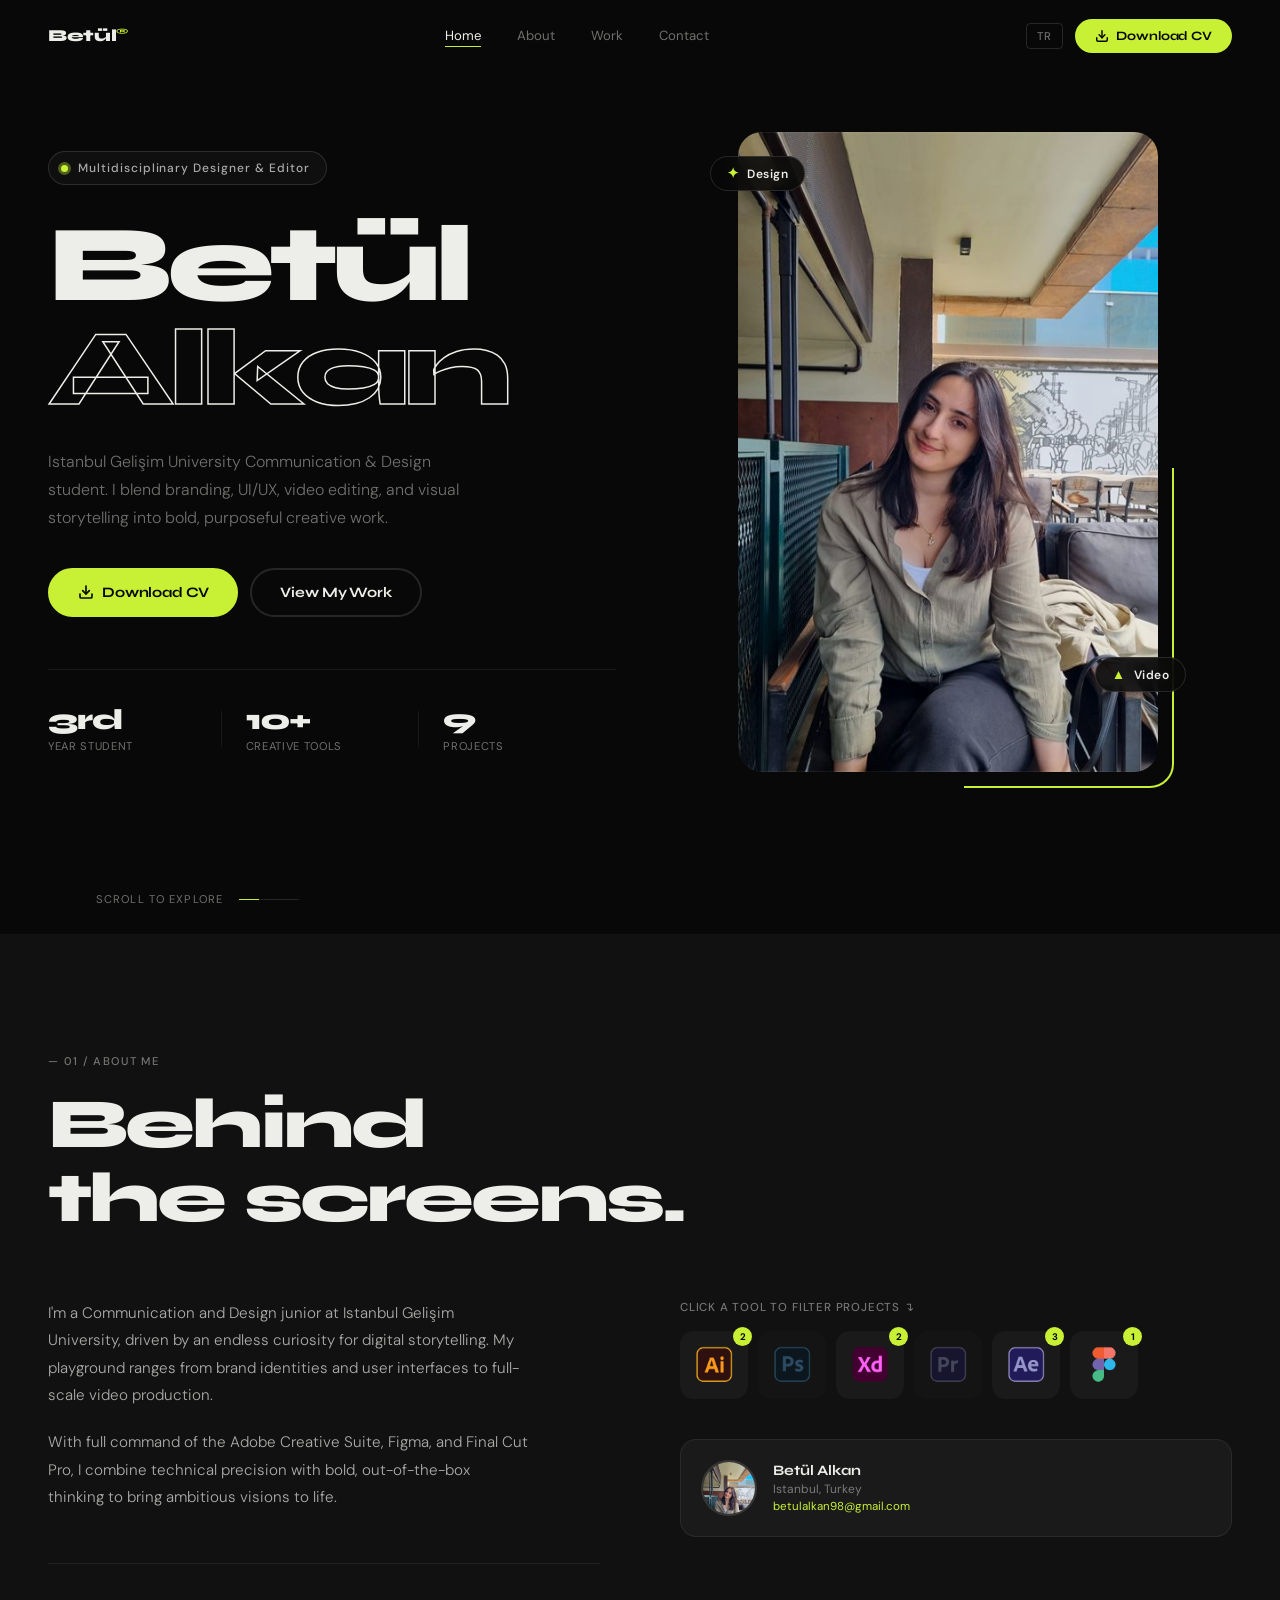
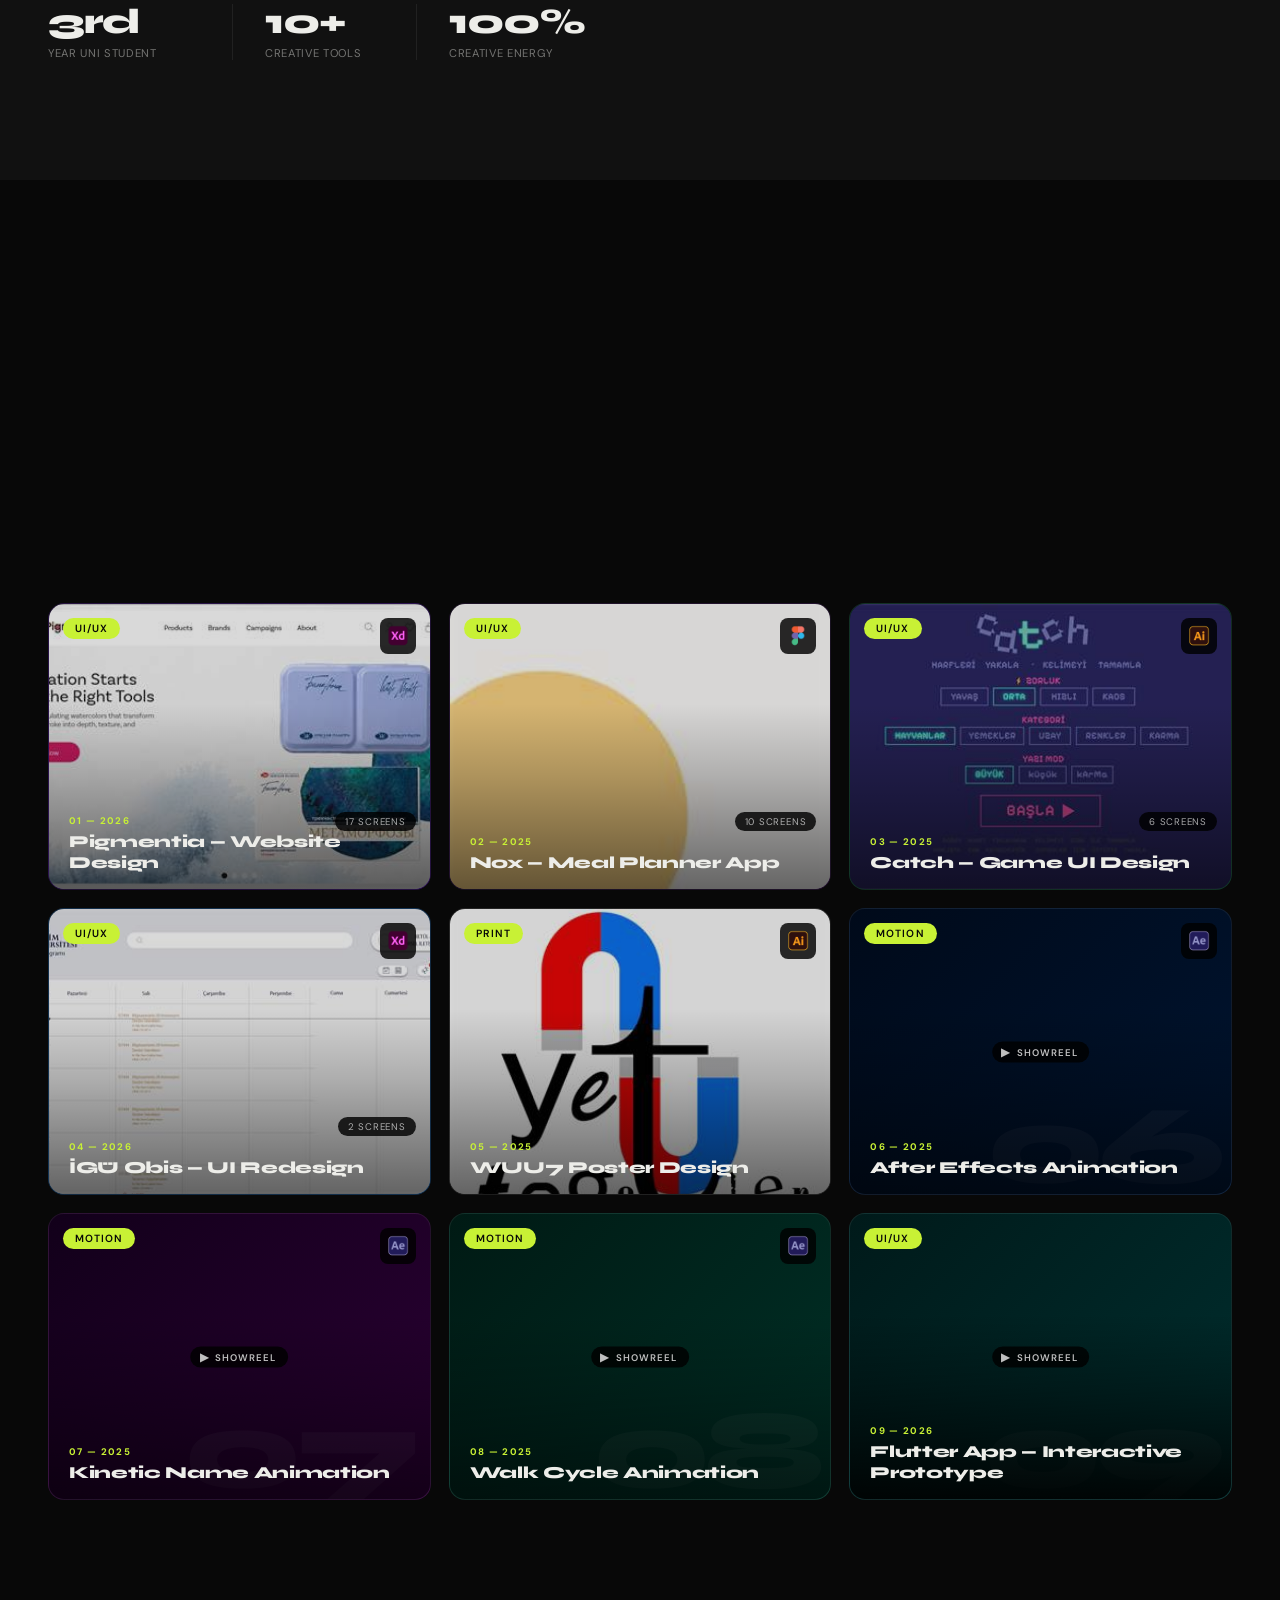
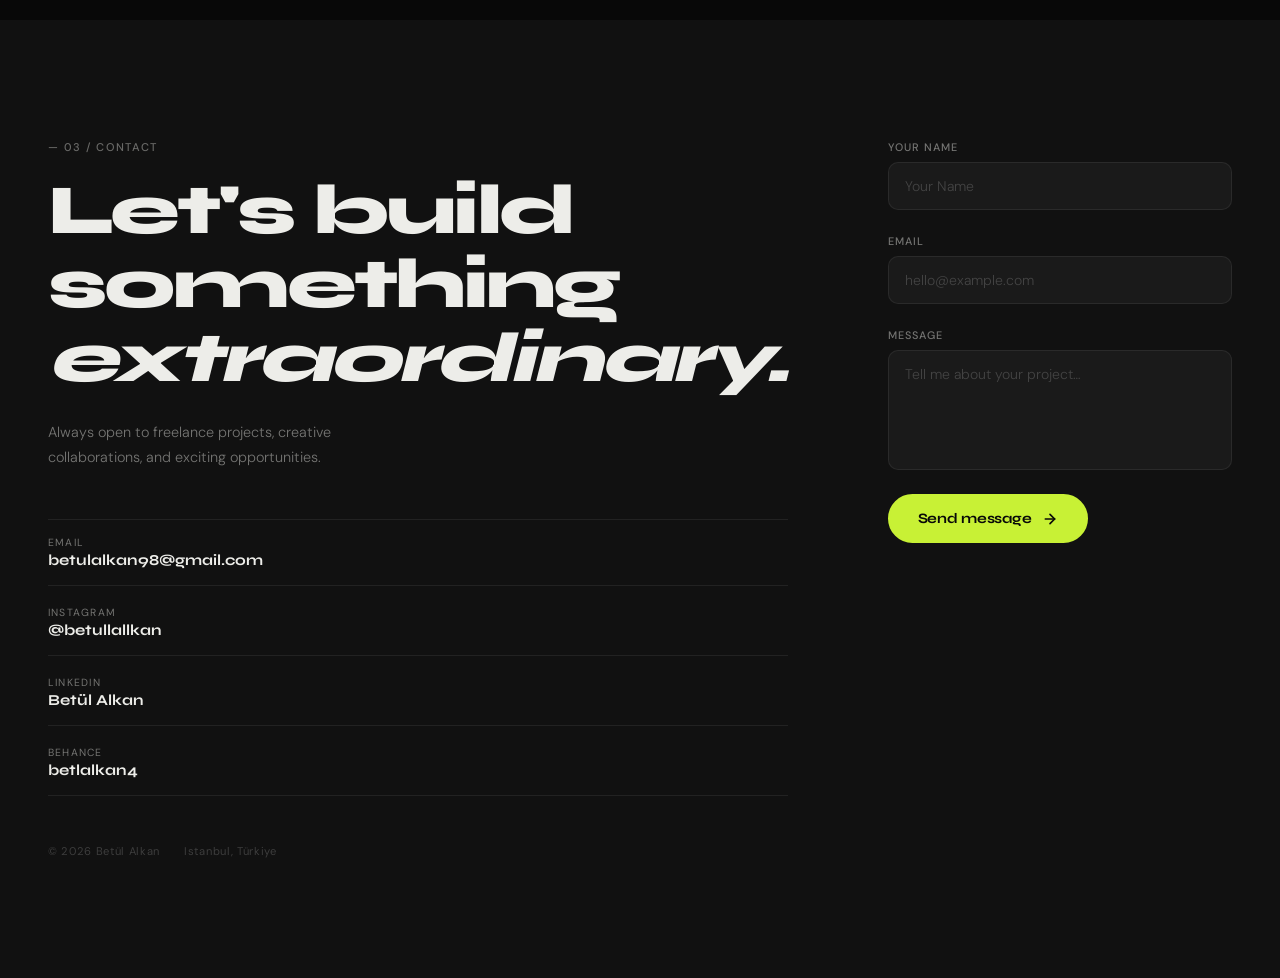
<file: index.html>
<!DOCTYPE html>
<html lang="en">
<head>
  <meta charset="UTF-8" />
  <meta name="viewport" content="width=device-width, initial-scale=1.0" />

  <!-- Primary SEO -->
  <title>Betül Alkan — Multidisciplinary Designer &amp; Editor | Istanbul</title>
  <meta name="description" content="Betül Alkan — multidisciplinary designer &amp; editor based in Istanbul. Branding, UI/UX design, video editing, and visual storytelling. View selected projects and get in touch." />
  <meta name="keywords" content="Betül Alkan, designer, UI/UX, branding, video editor, motion graphics, Istanbul, portfolio, graphic design, Figma, Adobe" />
  <meta name="author" content="Betül Alkan" />
  <meta name="robots" content="index, follow" />
  <meta name="theme-color" content="#0e0022" />
  <link rel="canonical" href="https://betulalkan.com/" />

  <!-- Open Graph -->
  <meta property="og:type" content="website" />
  <meta property="og:site_name" content="Betül Alkan" />
  <meta property="og:title" content="Betül Alkan — Multidisciplinary Designer &amp; Editor" />
  <meta property="og:description" content="Branding, UI/UX, video editing, and visual storytelling — selected creative work by Istanbul-based designer Betül Alkan." />
  <meta property="og:url" content="https://betulalkan.com/" />
  <meta property="og:image" content="https://betulalkan.com/images/profile-photo.jpg" />
  <meta property="og:locale" content="en_US" />
  <meta property="og:locale:alternate" content="tr_TR" />

  <!-- Twitter -->
  <meta name="twitter:card" content="summary_large_image" />
  <meta name="twitter:title" content="Betül Alkan — Multidisciplinary Designer &amp; Editor" />
  <meta name="twitter:description" content="Branding, UI/UX, video editing, and visual storytelling — selected creative work by Istanbul-based designer Betül Alkan." />
  <meta name="twitter:image" content="https://betulalkan.com/images/profile-photo.jpg" />

  <!-- Favicon (inline SVG, zero extra request) -->
  <link rel="icon" href="data:image/svg+xml,%3Csvg xmlns='http://www.w3.org/2000/svg' viewBox='0 0 100 100'%3E%3Crect width='100' height='100' rx='22' fill='%230e0022'/%3E%3Ctext x='50' y='71' font-family='Georgia,serif' font-size='62' font-weight='700' fill='%23fff' text-anchor='middle'%3EB%3C/text%3E%3C/svg%3E" />

  <!-- Performance: fonts + above-the-fold image -->
  <link rel="preconnect" href="https://fonts.googleapis.com" />
  <link rel="preconnect" href="https://fonts.gstatic.com" crossorigin />
  <link rel="preload" as="image" href="images/profile-photo.jpg" fetchpriority="high" />
  <link href="https://fonts.googleapis.com/css2?family=Syne:wght@400;600;700;800&family=DM+Sans:ital,opsz,wght@0,9..40,300;0,9..40,400;0,9..40,500;1,9..40,300&display=swap" rel="stylesheet" />
  <link rel="stylesheet" href="style.css" />

  <!-- Structured data -->
  <script type="application/ld+json">
  {
    "@context": "https://schema.org",
    "@type": "Person",
    "name": "Betül Alkan",
    "url": "https://betulalkan.com/",
    "image": "https://betulalkan.com/images/profile-photo.jpg",
    "jobTitle": "Multidisciplinary Designer & Editor",
    "email": "mailto:betulalkan98@gmail.com",
    "address": { "@type": "PostalAddress", "addressLocality": "Istanbul", "addressCountry": "TR" },
    "affiliation": { "@type": "CollegeOrUniversity", "name": "Istanbul Gelişim University" },
    "knowsAbout": ["Branding", "UI/UX Design", "Video Editing", "Motion Graphics", "Visual Storytelling"],
    "sameAs": [
      "https://instagram.com/betullallkan",
      "https://www.linkedin.com/in/bet%C3%BCl-alkan-22a46733b",
      "https://www.behance.net/betlalkan4"
    ]
  }
  </script>
</head>
<body>

  <!-- CURSOR -->
  <div class="cursor" id="cursor"></div>

  <!-- NAV -->
  <header class="nav" id="nav">
    <a href="#home" class="nav__logo">Betül<sup>®</sup></a>
    <nav class="nav__links" aria-label="Main navigation">
      <a href="#home"    class="nav-link" data-section="home">Home</a>
      <a href="#about"   class="nav-link" data-section="about">About</a>
      <a href="#work"    class="nav-link" data-section="work">Work</a>
      <a href="#contact" class="nav-link" data-section="contact">Contact</a>
    </nav>
    <div class="nav__actions">
      <button class="lang-btn" id="langBtn" aria-label="Switch language">TR</button>
      <a href="BetulCV.pdf" download class="btn-cv" id="navCvBtn">
        <svg width="14" height="14" viewBox="0 0 24 24" fill="none" stroke="currentColor" stroke-width="2.5" stroke-linecap="round" stroke-linejoin="round">
          <path d="M21 15v4a2 2 0 01-2 2H5a2 2 0 01-2-2v-4"/>
          <polyline points="7 10 12 15 17 10"/>
          <line x1="12" y1="15" x2="12" y2="3"/>
        </svg>
        <span data-en="Download CV" data-tr="CV İndir">Download CV</span>
      </a>
      <button class="nav__burger" id="burgerBtn" aria-label="Toggle menu" aria-expanded="false">
        <span></span><span></span><span></span>
      </button>
    </div>
  </header>

  <!-- MOBILE MENU -->
  <div class="mobile-menu" id="mobileMenu" aria-hidden="true">
    <a href="#home"    class="mobile-link" data-en="Home"    data-tr="Ana Sayfa">Home</a>
    <a href="#about"   class="mobile-link" data-en="About"   data-tr="Hakkımda">About</a>
    <a href="#work"    class="mobile-link" data-en="Work"    data-tr="Projeler">Work</a>
    <a href="#contact" class="mobile-link" data-en="Contact" data-tr="İletişim">Contact</a>
    <a href="BetulCV.pdf" download class="mobile-cv" data-en="Download CV ↓" data-tr="CV İndir ↓">Download CV ↓</a>
  </div>

  <main>

    <!-- ══════════════ HERO ══════════════ -->
    <section id="home" class="hero">
      <div class="hero__inner">

        <div class="hero__left">
          <div class="hero__tag reveal-up">
            <span class="tag-pulse"></span>
            <span data-en="Multidisciplinary Designer &amp; Editor" data-tr="Disiplinlerarası Tasarımcı &amp; Editör">
              Multidisciplinary Designer &amp; Editor
            </span>
          </div>

          <h1 class="hero__name">
            <span class="name-line reveal-up" style="--d:0.05s">Betül</span>
            <span class="name-line reveal-up" style="--d:0.15s">Alkan</span>
          </h1>

          <p class="hero__bio reveal-up" style="--d:0.25s"
             data-en="Istanbul Gelişim University Communication &amp; Design student. I blend branding, UI/UX, video editing, and visual storytelling into bold, purposeful creative work."
             data-tr="İstanbul Gelişim Üniversitesi İletişim ve Tasarım öğrencisi. Marka kimliği, arayüz tasarımı, video kurgu ve görsel hikaye anlatıcılığını cesur ve anlamlı işlere dönüştürüyorum.">
            Istanbul Gelişim University Communication &amp; Design student. I blend branding, UI/UX, video editing, and visual storytelling into bold, purposeful creative work.
          </p>

          <div class="hero__cta reveal-up" style="--d:0.35s">
            <a href="BetulCV.pdf" download class="btn-primary">
              <svg width="16" height="16" viewBox="0 0 24 24" fill="none" stroke="currentColor" stroke-width="2.5" stroke-linecap="round" stroke-linejoin="round">
                <path d="M21 15v4a2 2 0 01-2 2H5a2 2 0 01-2-2v-4"/>
                <polyline points="7 10 12 15 17 10"/>
                <line x1="12" y1="15" x2="12" y2="3"/>
              </svg>
              <span data-en="Download CV" data-tr="CV İndir">Download CV</span>
            </a>
            <a href="#work" class="btn-outline" data-en="View My Work" data-tr="Projelerimi Gör">View My Work</a>
          </div>

          <div class="hero__stats reveal-up" style="--d:0.45s">
            <div class="hero-stat">
              <span class="hero-stat__num" data-en="3rd" data-tr="3.">3rd</span>
              <span class="hero-stat__label" data-en="Year Student" data-tr="Sınıf Öğrencisi">Year Student</span>
            </div>
            <div class="hero-stat__sep"></div>
            <div class="hero-stat">
              <span class="hero-stat__num">10+</span>
              <span class="hero-stat__label" data-en="Creative Tools" data-tr="Yaratıcı Araç">Creative Tools</span>
            </div>
            <div class="hero-stat__sep"></div>
            <div class="hero-stat">
              <span class="hero-stat__num" id="statProjects">6+</span>
              <span class="hero-stat__label" data-en="Projects" data-tr="Proje">Projects</span>
            </div>
          </div>
        </div>

        <div class="hero__right reveal-right" style="--d:0.1s">
          <div class="hero__photo-frame">
            <img src="images/profile-photo.jpg" alt="Betül Alkan — designer and editor" class="hero__photo" width="520" height="640" fetchpriority="high" decoding="async" />
            <div class="hero__photo-deco hero__photo-deco--1">
              <span class="deco-icon">✦</span>
              <span data-en="Design" data-tr="Tasarım">Design</span>
            </div>
            <div class="hero__photo-deco hero__photo-deco--2">
              <span class="deco-icon">▲</span>
              <span data-en="Video" data-tr="Video">Video</span>
            </div>
            <div class="hero__photo-accent"></div>
          </div>
        </div>

      </div>

      <div class="hero__scroll">
        <span data-en="Scroll to explore" data-tr="Keşfetmek için kaydır">Scroll to explore</span>
        <div class="scroll-track"><div class="scroll-thumb"></div></div>
      </div>
    </section>

    <!-- ══════════════ ABOUT ══════════════ -->
    <section id="about" class="about">
      <div class="about__inner">

        <div class="about__header">
          <span class="eyebrow reveal-up" data-en="— 01 / About Me" data-tr="— 01 / Hakkımda">— 01 / About Me</span>
          <h2 class="section-title reveal-up" style="--d:0.1s"
              data-en="Behind<br>the screens." data-tr="Ekranların<br>arkasında.">
            Behind<br>the screens.
          </h2>
        </div>

        <div class="about__body">
          <div class="about__text">
            <p class="about__bio reveal-up"
               data-en="I'm a Communication and Design junior at Istanbul Gelişim University, driven by an endless curiosity for digital storytelling. My playground ranges from brand identities and user interfaces to full-scale video production."
               data-tr="İstanbul Gelişim Üniversitesi İletişim ve Tasarım bölümünde 3. sınıf öğrencisiyim; dijital hikaye anlatıcılığına duyduğum merak hiç bitmiyor. Marka kimliklerinden kullanıcı arayüzlerine, tam kapsamlı video prodüksiyonuna uzanan geniş bir alanda çalışıyorum.">
              I'm a Communication and Design junior at Istanbul Gelişim University, driven by an endless curiosity for digital storytelling. My playground ranges from brand identities and user interfaces to full-scale video production.
            </p>
            <p class="about__bio reveal-up" style="--d:0.1s"
               data-en="With full command of the Adobe Creative Suite, Figma, and Final Cut Pro, I combine technical precision with bold, out-of-the-box thinking to bring ambitious visions to life."
               data-tr="Adobe Creative Suite, Figma ve Final Cut Pro'ya tam hakimiyetle; teknik titizliği cesur ve özgün düşünceyle harmanlayarak iddialı vizyonları somut işlere dönüştürüyorum.">
              With full command of the Adobe Creative Suite, Figma, and Final Cut Pro, I combine technical precision with bold, out-of-the-box thinking to bring ambitious visions to life.
            </p>

            <div class="about__stats reveal-up" style="--d:0.2s">
              <div class="a-stat">
                <span class="a-stat__num" data-en="3rd" data-tr="3.">3rd</span>
                <span class="a-stat__label" data-en="Year Uni Student" data-tr="Sınıf Öğrencisi">Year Uni Student</span>
              </div>
              <div class="a-stat">
                <span class="a-stat__num">10+</span>
                <span class="a-stat__label" data-en="Creative Tools" data-tr="Yaratıcı Araç">Creative Tools</span>
              </div>
              <div class="a-stat">
                <span class="a-stat__num">100%</span>
                <span class="a-stat__label" data-en="Creative Energy" data-tr="Yaratıcı Enerji">Creative Energy</span>
              </div>
            </div>
          </div>

          <div class="about__tools-col">
            <p class="tools-hint reveal-up"
               data-en="Click a tool to filter projects ↴"
               data-tr="Araçlara tıklayarak projeleri filtreleyin ↴">
               Click a tool to filter projects ↴
            </p>
            <div class="about__tools reveal-up" style="--d:0.1s" id="aboutTools"></div>

            <div class="about__card reveal-up" style="--d:0.2s">
              <img src="images/profile-photo.jpg" alt="Betül Alkan" width="120" height="120" loading="lazy" decoding="async" />
              <div class="about__card-info">
                <strong>Betül Alkan</strong>
                <span>Istanbul, Turkey</span>
                <a href="mailto:betulalkan98@gmail.com">betulalkan98@gmail.com</a>
              </div>
            </div>
          </div>
        </div>

      </div>
    </section>

    <!-- ══════════════ WORK ══════════════ -->
    <section id="work" class="work">
      <div class="work__inner">

        <div class="work__header">
          <div>
            <span class="eyebrow eyebrow--light reveal-up" data-en="— 02 / Work" data-tr="— 02 / Çalışmalar">— 02 / Work</span>
            <h2 class="section-title section-title--light reveal-up" style="--d:0.1s"
                data-en="Selected<br>Projects." data-tr="Seçilmiş<br>Projeler.">
              Selected<br>Projects.
            </h2>
          </div>
          <p class="work__hint reveal-up" style="--d:0.2s"
             data-en="Click any project to inspect details &amp; tools used."
             data-tr="Detayları ve kullanılan araçları görmek için projeye tıklayın.">
            Click any project to inspect details &amp; tools used.
          </p>
        </div>

        <div class="work__filters reveal-up" id="workFilters" role="group" aria-label="Filter projects by category">
          <button class="filter-btn active" data-filter="all" aria-pressed="true"      data-en="All"       data-tr="Tümü">All</button>
          <button class="filter-btn" data-filter="ux" aria-pressed="false"              data-en="UI/UX"     data-tr="Arayüz">UI/UX</button>
          <button class="filter-btn" data-filter="print" aria-pressed="false"           data-en="Print"     data-tr="Baskı">Print</button>
          <button class="filter-btn" data-filter="motion" aria-pressed="false"          data-en="Motion"    data-tr="Animasyon">Motion</button>
        </div>

        <div class="work__activefilter" id="workActiveFilter" hidden></div>

        <div class="work__grid" id="workGrid">
          <!-- populated by script.js -->
        </div>

      </div>
    </section>

    <!-- ══════════════ CONTACT ══════════════ -->
    <section id="contact" class="contact">
      <div class="contact__inner">

        <div class="contact__left">
          <span class="eyebrow eyebrow--light reveal-up" data-en="— 03 / Contact" data-tr="— 03 / İletişim">— 03 / Contact</span>
          <h2 class="section-title section-title--light reveal-up" style="--d:0.1s">
            <span data-en="Let's build something" data-tr="Birlikte olağanüstü">Let's build something</span><br>
            <em data-en="extraordinary." data-tr="bir şey yaratalım.">extraordinary.</em>
          </h2>
          <p class="contact__sub reveal-up" style="--d:0.2s"
             data-en="Always open to freelance projects, creative collaborations, and exciting opportunities."
             data-tr="Freelance projeler, yaratıcı iş birlikleri ve heyecan verici fırsatlara her zaman açığım.">
            Always open to freelance projects, creative collaborations, and exciting opportunities.
          </p>

          <div class="contact__links reveal-up" style="--d:0.3s">
            <a href="mailto:betulalkan98@gmail.com" class="c-link">
              <span class="c-link__label">Email</span>
              <span class="c-link__text">betulalkan98@gmail.com</span>
            </a>
            <a href="https://instagram.com/betullallkan" target="_blank" rel="noopener" class="c-link">
              <span class="c-link__label">Instagram</span>
              <span class="c-link__text">@betullallkan</span>
            </a>
            <a href="https://www.linkedin.com/in/bet%C3%BCl-alkan-22a46733b" target="_blank" rel="noopener" class="c-link">
              <span class="c-link__label">LinkedIn</span>
              <span class="c-link__text">Betül Alkan</span>
            </a>
            <a href="https://www.behance.net/betlalkan4/moodboards" target="_blank" rel="noopener" class="c-link">
              <span class="c-link__label">Behance</span>
              <span class="c-link__text">betlalkan4</span>
            </a>
          </div>

          <div class="contact__footer reveal-up" style="--d:0.4s">
            <span>© <span id="footerYear">2026</span> Betül Alkan</span>
            <span>Istanbul, Türkiye</span>
          </div>
        </div>

        <div class="contact__right reveal-up" style="--d:0.15s">
          <form class="c-form" id="contactForm" novalidate>
            <div class="c-form__group">
              <label for="f-name" data-en="Your name" data-tr="Adınız">Your name</label>
              <input type="text" id="f-name" placeholder="Your Name" autocomplete="name" required />
            </div>
            <div class="c-form__group">
              <label for="f-email" data-en="Email" data-tr="E-posta">Email</label>
              <input type="email" id="f-email" placeholder="hello@example.com" autocomplete="email" required />
            </div>
            <div class="c-form__group">
              <label for="f-msg" data-en="Message" data-tr="Mesaj">Message</label>
              <textarea id="f-msg" rows="5" placeholder="Tell me about your project…" required></textarea>
            </div>
            <button type="submit" class="c-form__submit">
              <span data-en="Send message" data-tr="Mesaj gönder">Send message</span>
              <svg width="16" height="16" viewBox="0 0 24 24" fill="none" stroke="currentColor" stroke-width="2.5" stroke-linecap="round" stroke-linejoin="round">
                <line x1="5" y1="12" x2="19" y2="12"/>
                <polyline points="12 5 19 12 12 19"/>
              </svg>
            </button>
            <div class="c-form__success" id="formSuccess" aria-live="polite"></div>
          </form>
        </div>

      </div>
    </section>

  </main>

  <!-- PROJECT MODAL -->
  <div class="modal-overlay" id="modalOverlay" role="dialog" aria-modal="true"
       aria-labelledby="modalTitle" aria-hidden="true" hidden>
    <div class="modal" id="modal">
      <button class="modal__close" id="modalClose" aria-label="Close">✕</button>
      <div class="modal__img-wrap" id="modalImg"></div>
      <div class="modal__info" id="modalInfo"></div>
    </div>
  </div>

  <script src="script.js"></script>
</body>
</html>
</file>
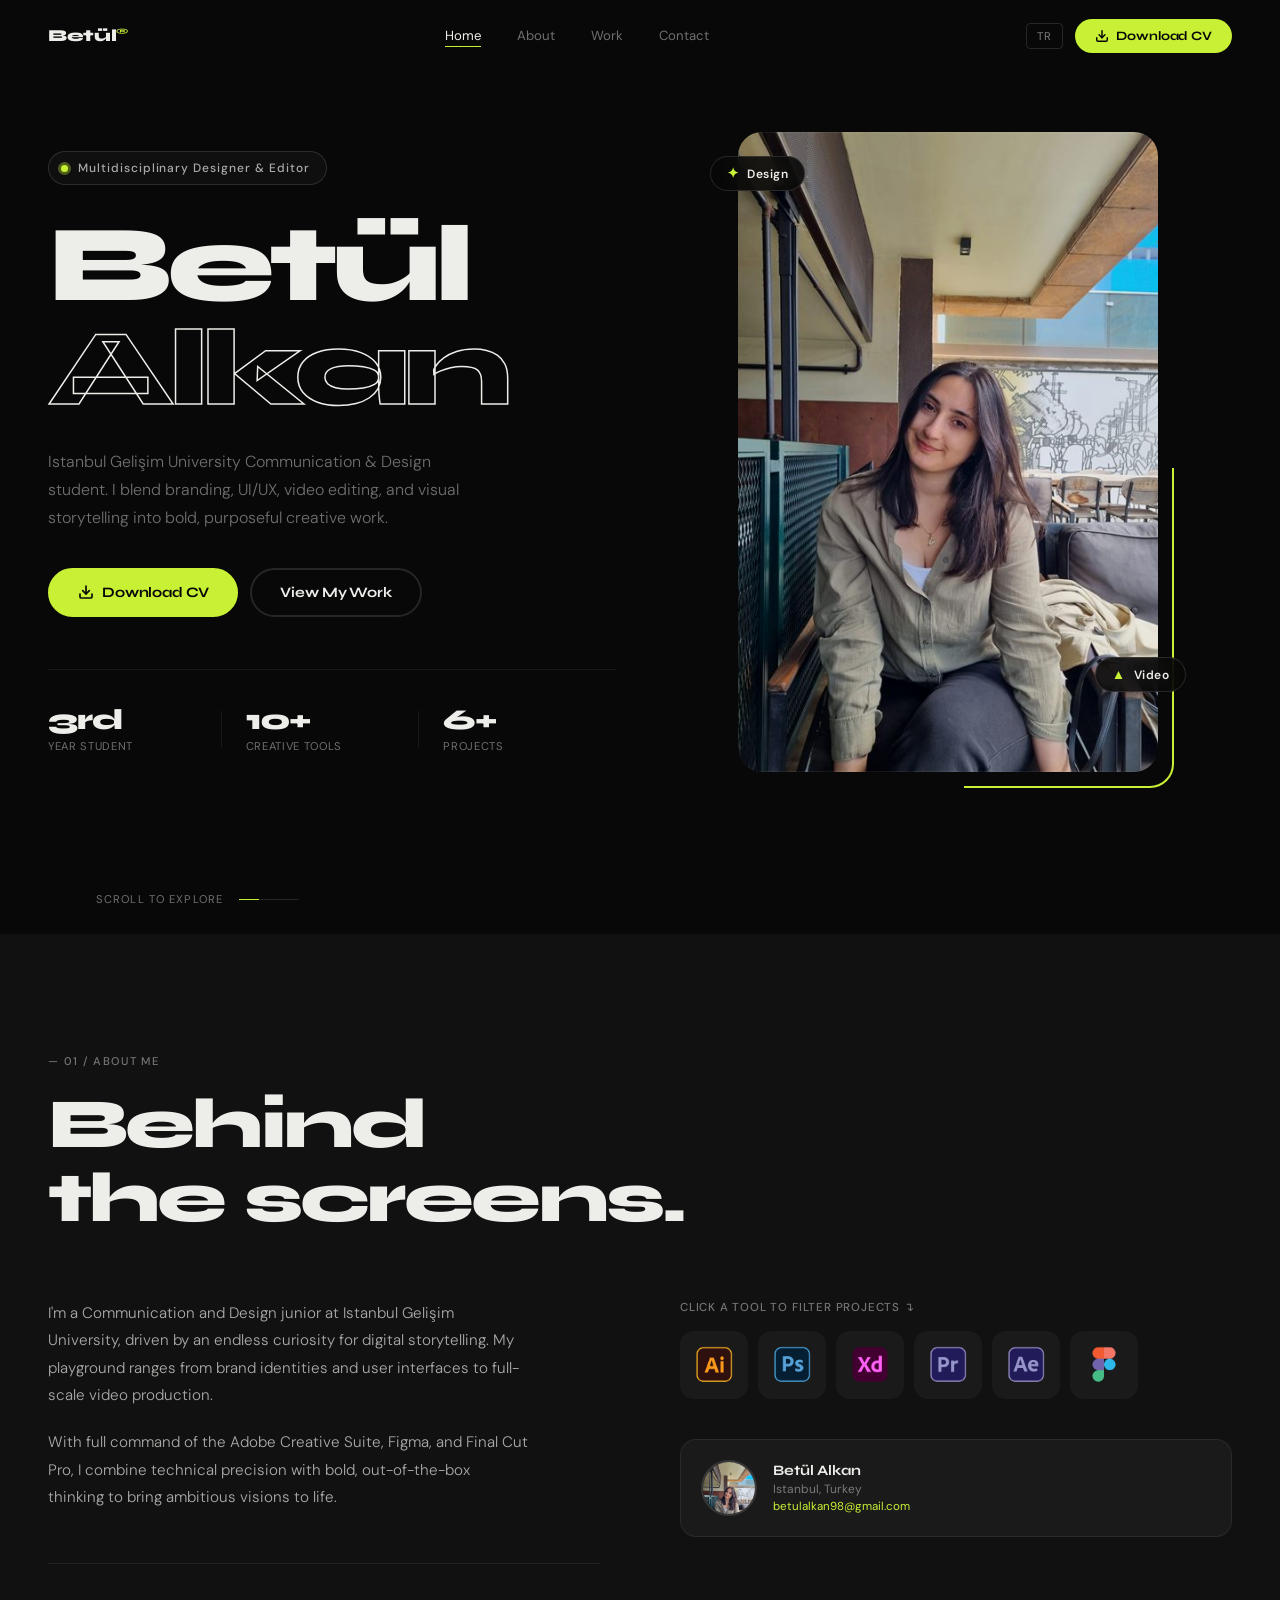
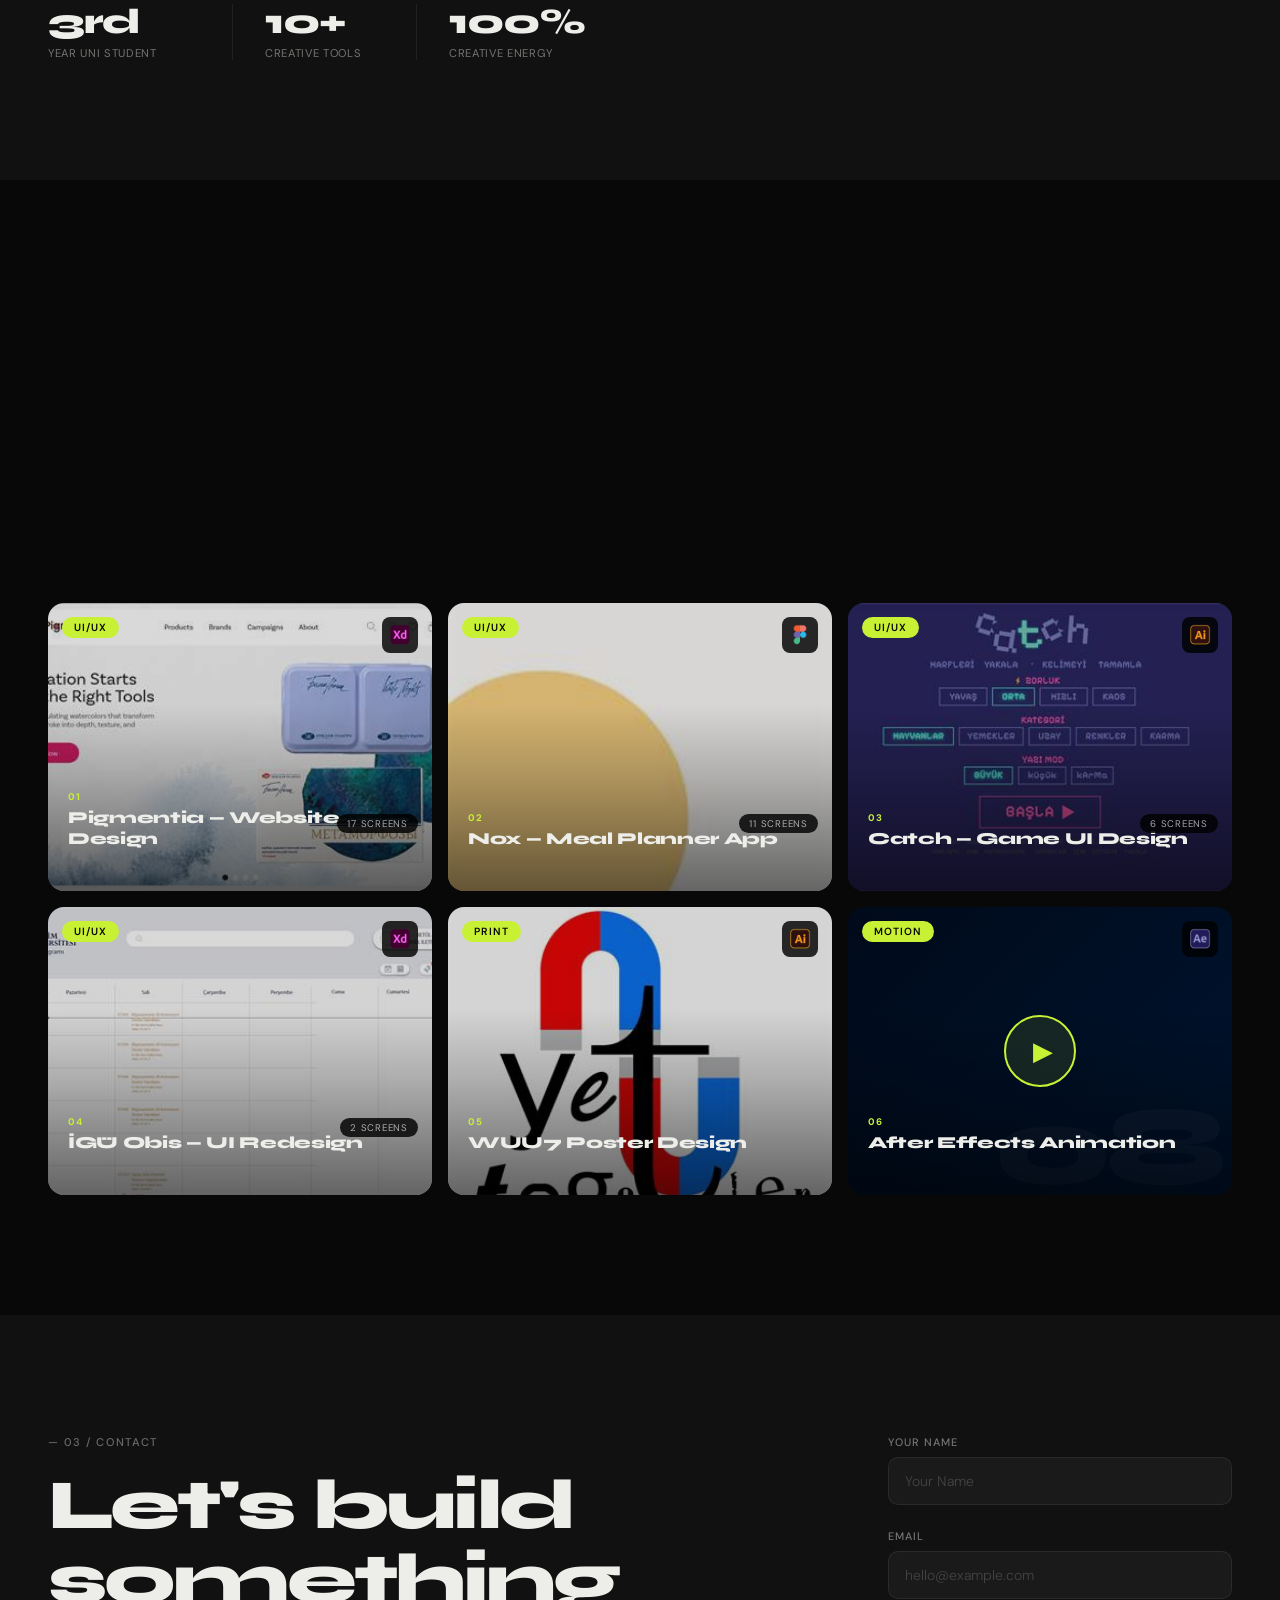
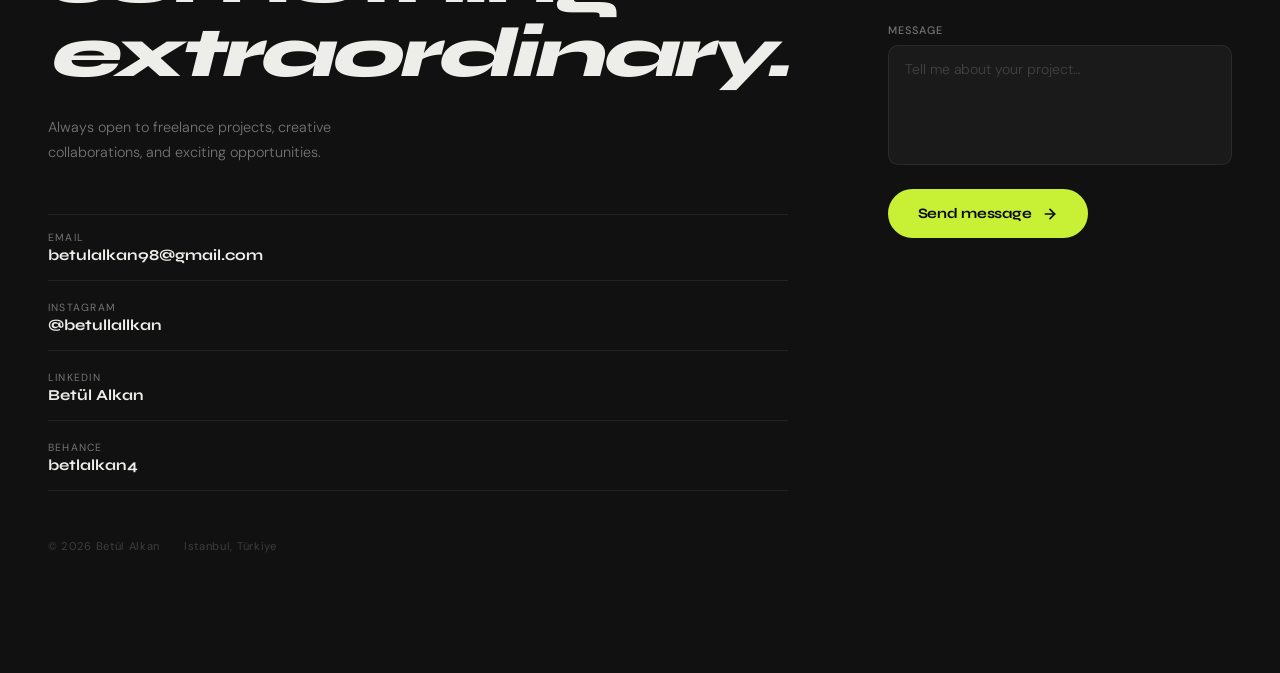
<file: index-old.html>
<!DOCTYPE html>
<html lang="en">
<head>
  <meta charset="UTF-8" />
  <meta name="viewport" content="width=device-width, initial-scale=1.0" />

  <!-- Primary SEO -->
  <title>Betül Alkan — Multidisciplinary Designer &amp; Editor | Istanbul</title>
  <meta name="description" content="Betül Alkan — multidisciplinary designer &amp; editor based in Istanbul. Branding, UI/UX design, video editing, and visual storytelling. View selected projects and get in touch." />
  <meta name="keywords" content="Betül Alkan, designer, UI/UX, branding, video editor, motion graphics, Istanbul, portfolio, graphic design, Figma, Adobe" />
  <meta name="author" content="Betül Alkan" />
  <meta name="robots" content="index, follow" />
  <meta name="theme-color" content="#0e0022" />
  <link rel="canonical" href="https://betulalkan.com/" />

  <!-- Open Graph -->
  <meta property="og:type" content="website" />
  <meta property="og:site_name" content="Betül Alkan" />
  <meta property="og:title" content="Betül Alkan — Multidisciplinary Designer &amp; Editor" />
  <meta property="og:description" content="Branding, UI/UX, video editing, and visual storytelling — selected creative work by Istanbul-based designer Betül Alkan." />
  <meta property="og:url" content="https://betulalkan.com/" />
  <meta property="og:image" content="https://betulalkan.com/images/profile-photo.jpg" />
  <meta property="og:locale" content="en_US" />
  <meta property="og:locale:alternate" content="tr_TR" />

  <!-- Twitter -->
  <meta name="twitter:card" content="summary_large_image" />
  <meta name="twitter:title" content="Betül Alkan — Multidisciplinary Designer &amp; Editor" />
  <meta name="twitter:description" content="Branding, UI/UX, video editing, and visual storytelling — selected creative work by Istanbul-based designer Betül Alkan." />
  <meta name="twitter:image" content="https://betulalkan.com/images/profile-photo.jpg" />

  <!-- Favicon (inline SVG, zero extra request) -->
  <link rel="icon" href="data:image/svg+xml,%3Csvg xmlns='http://www.w3.org/2000/svg' viewBox='0 0 100 100'%3E%3Crect width='100' height='100' rx='22' fill='%230e0022'/%3E%3Ctext x='50' y='71' font-family='Georgia,serif' font-size='62' font-weight='700' fill='%23fff' text-anchor='middle'%3EB%3C/text%3E%3C/svg%3E" />

  <!-- Performance: fonts + above-the-fold image -->
  <link rel="preconnect" href="https://fonts.googleapis.com" />
  <link rel="preconnect" href="https://fonts.gstatic.com" crossorigin />
  <link rel="preload" as="image" href="images/profile-photo.jpg" fetchpriority="high" />
  <link href="https://fonts.googleapis.com/css2?family=Syne:wght@400;600;700;800&family=DM+Sans:ital,opsz,wght@0,9..40,300;0,9..40,400;0,9..40,500;1,9..40,300&display=swap" rel="stylesheet" />
  <link rel="stylesheet" href="style-old.css" />

  <!-- Structured data -->
  <script type="application/ld+json">
  {
    "@context": "https://schema.org",
    "@type": "Person",
    "name": "Betül Alkan",
    "url": "https://betulalkan.com/",
    "image": "https://betulalkan.com/images/profile-photo.jpg",
    "jobTitle": "Multidisciplinary Designer & Editor",
    "email": "mailto:betulalkan98@gmail.com",
    "address": { "@type": "PostalAddress", "addressLocality": "Istanbul", "addressCountry": "TR" },
    "alumniOf": { "@type": "CollegeOrUniversity", "name": "Istanbul Gelişim University" },
    "knowsAbout": ["Branding", "UI/UX Design", "Video Editing", "Motion Graphics", "Visual Storytelling"],
    "sameAs": ["https://instagram.com/betullallkan"]
  }
  </script>
</head>
<body>

  <!-- CURSOR -->
  <div class="cursor" id="cursor"></div>

  <!-- NAV -->
  <header class="nav" id="nav">
    <a href="#home" class="nav__logo">Betül<sup>®</sup></a>
    <nav class="nav__links" aria-label="Main navigation">
      <a href="#home"    class="nav-link" data-section="home">Home</a>
      <a href="#about"   class="nav-link" data-section="about">About</a>
      <a href="#work"    class="nav-link" data-section="work">Work</a>
      <a href="#contact" class="nav-link" data-section="contact">Contact</a>
    </nav>
    <div class="nav__actions">
      <button class="lang-btn" id="langBtn" aria-label="Switch language">TR</button>
      <a href="BetulCV.pdf" download class="btn-cv" id="navCvBtn">
        <svg width="14" height="14" viewBox="0 0 24 24" fill="none" stroke="currentColor" stroke-width="2.5" stroke-linecap="round" stroke-linejoin="round">
          <path d="M21 15v4a2 2 0 01-2 2H5a2 2 0 01-2-2v-4"/>
          <polyline points="7 10 12 15 17 10"/>
          <line x1="12" y1="15" x2="12" y2="3"/>
        </svg>
        <span data-en="Download CV" data-tr="CV İndir">Download CV</span>
      </a>
      <button class="nav__burger" id="burgerBtn" aria-label="Toggle menu" aria-expanded="false">
        <span></span><span></span><span></span>
      </button>
    </div>
  </header>

  <!-- MOBILE MENU -->
  <div class="mobile-menu" id="mobileMenu" aria-hidden="true">
    <a href="#home"    class="mobile-link" data-en="Home"    data-tr="Ana Sayfa">Home</a>
    <a href="#about"   class="mobile-link" data-en="About"   data-tr="Hakkımda">About</a>
    <a href="#work"    class="mobile-link" data-en="Work"    data-tr="Projeler">Work</a>
    <a href="#contact" class="mobile-link" data-en="Contact" data-tr="İletişim">Contact</a>
    <a href="BetulCV.pdf" download class="mobile-cv" data-en="Download CV ↓" data-tr="CV İndir ↓">Download CV ↓</a>
  </div>

  <main>

    <!-- ══════════════ HERO ══════════════ -->
    <section id="home" class="hero">
      <div class="hero__inner">

        <div class="hero__left">
          <div class="hero__tag reveal-up">
            <span class="tag-pulse"></span>
            <span data-en="Multidisciplinary Designer &amp; Editor" data-tr="Disiplinlerarası Tasarımcı &amp; Editör">
              Multidisciplinary Designer &amp; Editor
            </span>
          </div>

          <h1 class="hero__name">
            <span class="name-line reveal-up" style="--d:0.05s">Betül</span>
            <span class="name-line reveal-up" style="--d:0.15s">Alkan</span>
          </h1>

          <p class="hero__bio reveal-up" style="--d:0.25s"
             data-en="Istanbul Gelişim University Communication &amp; Design student. I blend branding, UI/UX, video editing, and visual storytelling into bold, purposeful creative work."
             data-tr="İstanbul Gelişim Üniversitesi İletişim ve Tasarım öğrencisi. Marka kimliği, arayüz tasarımı, video kurgu ve görsel hikaye anlatıcılığını cesur ve anlamlı işlere dönüştürüyorum.">
            Istanbul Gelişim University Communication &amp; Design student. I blend branding, UI/UX, video editing, and visual storytelling into bold, purposeful creative work.
          </p>

          <div class="hero__cta reveal-up" style="--d:0.35s">
            <a href="BetulCV.pdf" download class="btn-primary">
              <svg width="16" height="16" viewBox="0 0 24 24" fill="none" stroke="currentColor" stroke-width="2.5" stroke-linecap="round" stroke-linejoin="round">
                <path d="M21 15v4a2 2 0 01-2 2H5a2 2 0 01-2-2v-4"/>
                <polyline points="7 10 12 15 17 10"/>
                <line x1="12" y1="15" x2="12" y2="3"/>
              </svg>
              <span data-en="Download CV" data-tr="CV İndir">Download CV</span>
            </a>
            <a href="#work" class="btn-outline" data-en="View My Work" data-tr="Projelerimi Gör">View My Work</a>
          </div>

          <div class="hero__stats reveal-up" style="--d:0.45s">
            <div class="hero-stat">
              <span class="hero-stat__num">3rd</span>
              <span class="hero-stat__label" data-en="Year Student" data-tr="Sınıf Öğrencisi">Year Student</span>
            </div>
            <div class="hero-stat__sep"></div>
            <div class="hero-stat">
              <span class="hero-stat__num">10+</span>
              <span class="hero-stat__label" data-en="Creative Tools" data-tr="Yaratıcı Araç">Creative Tools</span>
            </div>
            <div class="hero-stat__sep"></div>
            <div class="hero-stat">
              <span class="hero-stat__num">6+</span>
              <span class="hero-stat__label" data-en="Projects" data-tr="Proje">Projects</span>
            </div>
          </div>
        </div>

        <div class="hero__right reveal-right" style="--d:0.1s">
          <div class="hero__photo-frame">
            <img src="images/profile-photo.jpg" alt="Betül Alkan — designer and editor" class="hero__photo" width="520" height="640" fetchpriority="high" decoding="async" />
            <div class="hero__photo-deco hero__photo-deco--1">
              <span class="deco-icon">✦</span>
              <span data-en="Design" data-tr="Tasarım">Design</span>
            </div>
            <div class="hero__photo-deco hero__photo-deco--2">
              <span class="deco-icon">▲</span>
              <span data-en="Video" data-tr="Video">Video</span>
            </div>
            <div class="hero__photo-accent"></div>
          </div>
        </div>

      </div>

      <div class="hero__scroll">
        <span data-en="Scroll to explore" data-tr="Keşfetmek için kaydır">Scroll to explore</span>
        <div class="scroll-track"><div class="scroll-thumb"></div></div>
      </div>
    </section>

    <!-- ══════════════ ABOUT ══════════════ -->
    <section id="about" class="about">
      <div class="about__inner">

        <div class="about__header">
          <span class="eyebrow reveal-up" data-en="— 01 / About Me" data-tr="— 01 / Hakkımda">— 01 / About Me</span>
          <h2 class="section-title reveal-up" style="--d:0.1s"
              data-en="Behind<br>the screens." data-tr="Ekranların<br>arkasında.">
            Behind<br>the screens.
          </h2>
        </div>

        <div class="about__body">
          <div class="about__text">
            <p class="about__bio reveal-up"
               data-en="I'm a Communication and Design junior at Istanbul Gelişim University, driven by an endless curiosity for digital storytelling. My playground ranges from brand identities and user interfaces to full-scale video production."
               data-tr="İstanbul Gelişim Üniversitesi İletişim ve Tasarım bölümünde 3. sınıf öğrencisiyim; dijital hikaye anlatıcılığına duyduğum merak hiç bitmiyor. Marka kimliklerinden kullanıcı arayüzlerine, tam kapsamlı video prodüksiyonuna uzanan geniş bir alanda çalışıyorum.">
              I'm a Communication and Design junior at Istanbul Gelişim University, driven by an endless curiosity for digital storytelling. My playground ranges from brand identities and user interfaces to full-scale video production.
            </p>
            <p class="about__bio reveal-up" style="--d:0.1s"
               data-en="With full command of the Adobe Creative Suite, Figma, and Final Cut Pro, I combine technical precision with bold, out-of-the-box thinking to bring ambitious visions to life."
               data-tr="Adobe Creative Suite, Figma ve Final Cut Pro'ya tam hakimiyetle; teknik titizliği cesur ve özgün düşünceyle harmanlayarak iddialı vizyonları somut işlere dönüştürüyorum.">
              With full command of the Adobe Creative Suite, Figma, and Final Cut Pro, I combine technical precision with bold, out-of-the-box thinking to bring ambitious visions to life.
            </p>

            <div class="about__stats reveal-up" style="--d:0.2s">
              <div class="a-stat">
                <span class="a-stat__num">3rd</span>
                <span class="a-stat__label" data-en="Year Uni Student" data-tr="Sınıf Öğrencisi">Year Uni Student</span>
              </div>
              <div class="a-stat">
                <span class="a-stat__num">10+</span>
                <span class="a-stat__label" data-en="Creative Tools" data-tr="Yaratıcı Araç">Creative Tools</span>
              </div>
              <div class="a-stat">
                <span class="a-stat__num">100%</span>
                <span class="a-stat__label" data-en="Creative Energy" data-tr="Yaratıcı Enerji">Creative Energy</span>
              </div>
            </div>
          </div>

          <div class="about__tools-col">
            <p class="tools-hint reveal-up"
               data-en="Click a tool to filter projects ↴"
               data-tr="Araçlara tıklayarak projeleri filtreleyin ↴">
               Click a tool to filter projects ↴
            </p>
            <div class="about__tools reveal-up" style="--d:0.1s" id="aboutTools"></div>

            <div class="about__card reveal-up" style="--d:0.2s">
              <img src="images/profile-photo.jpg" alt="Betül Alkan" width="120" height="120" loading="lazy" decoding="async" />
              <div class="about__card-info">
                <strong>Betül Alkan</strong>
                <span>Istanbul, Turkey</span>
                <a href="mailto:betulalkan98@gmail.com">betulalkan98@gmail.com</a>
              </div>
            </div>
          </div>
        </div>

      </div>
    </section>

    <!-- ══════════════ WORK ══════════════ -->
    <section id="work" class="work">
      <div class="work__inner">

        <div class="work__header">
          <div>
            <span class="eyebrow eyebrow--light reveal-up" data-en="— 02 / Work" data-tr="— 02 / Çalışmalar">— 02 / Work</span>
            <h2 class="section-title section-title--light reveal-up" style="--d:0.1s"
                data-en="Selected<br>Projects." data-tr="Seçilmiş<br>Projeler.">
              Selected<br>Projects.
            </h2>
          </div>
          <p class="work__hint reveal-up" style="--d:0.2s"
             data-en="Click any project to inspect details &amp; tools used."
             data-tr="Detayları ve kullanılan araçları görmek için projeye tıklayın.">
            Click any project to inspect details &amp; tools used.
          </p>
        </div>

        <div class="work__filters reveal-up" id="workFilters">
          <button class="filter-btn active" data-filter="all"      data-en="All"       data-tr="Tümü">All</button>
          <button class="filter-btn" data-filter="ux"              data-en="UI/UX"     data-tr="Arayüz">UI/UX</button>
          <button class="filter-btn" data-filter="print"           data-en="Print"     data-tr="Baskı">Print</button>
          <button class="filter-btn" data-filter="motion"          data-en="Motion"    data-tr="Animasyon">Motion</button>
        </div>

        <div class="work__grid" id="workGrid">
          <!-- populated by script.js -->
        </div>

      </div>
    </section>

    <!-- ══════════════ CONTACT ══════════════ -->
    <section id="contact" class="contact">
      <div class="contact__inner">

        <div class="contact__left">
          <span class="eyebrow eyebrow--light reveal-up" data-en="— 03 / Contact" data-tr="— 03 / İletişim">— 03 / Contact</span>
          <h2 class="section-title section-title--light reveal-up" style="--d:0.1s">
            <span data-en="Let's build something" data-tr="Birlikte olağanüstü">Let's build something</span><br>
            <em data-en="extraordinary." data-tr="bir şey yaratalım.">extraordinary.</em>
          </h2>
          <p class="contact__sub reveal-up" style="--d:0.2s"
             data-en="Always open to freelance projects, creative collaborations, and exciting opportunities."
             data-tr="Freelance projeler, yaratıcı iş birlikleri ve heyecan verici fırsatlara her zaman açığım.">
            Always open to freelance projects, creative collaborations, and exciting opportunities.
          </p>

          <div class="contact__links reveal-up" style="--d:0.3s">
            <a href="mailto:betulalkan98@gmail.com" class="c-link">
              <span class="c-link__label">Email</span>
              <span class="c-link__text">betulalkan98@gmail.com</span>
            </a>
            <a href="https://instagram.com" target="_blank" rel="noopener" class="c-link">
              <span class="c-link__label">Instagram</span>
              <span class="c-link__text">@betullallkan</span>
            </a>
            <a href="https://www.linkedin.com/in/bet%C3%BCl-alkan-22a46733b" target="_blank" rel="noopener" class="c-link">
              <span class="c-link__label">LinkedIn</span>
              <span class="c-link__text">Betül Alkan</span>
            </a>
            <a href="https://www.behance.net/betlalkan4/moodboards" target="_blank" rel="noopener" class="c-link">
              <span class="c-link__label">Behance</span>
              <span class="c-link__text">betlalkan4</span>
            </a>
          </div>

          <div class="contact__footer reveal-up" style="--d:0.4s">
            <span>© 2026 Betül Alkan</span>
            <span>Istanbul, Türkiye</span>
          </div>
        </div>

        <div class="contact__right reveal-up" style="--d:0.15s">
          <form class="c-form" id="contactForm" novalidate>
            <div class="c-form__group">
              <label for="f-name" data-en="Your name" data-tr="Adınız">Your name</label>
              <input type="text" id="f-name" placeholder="Your Name" autocomplete="name" />
            </div>
            <div class="c-form__group">
              <label for="f-email" data-en="Email" data-tr="E-posta">Email</label>
              <input type="email" id="f-email" placeholder="hello@example.com" autocomplete="email" />
            </div>
            <div class="c-form__group">
              <label for="f-msg" data-en="Message" data-tr="Mesaj">Message</label>
              <textarea id="f-msg" rows="5" placeholder="Tell me about your project…"></textarea>
            </div>
            <button type="submit" class="c-form__submit">
              <span data-en="Send message" data-tr="Mesaj gönder">Send message</span>
              <svg width="16" height="16" viewBox="0 0 24 24" fill="none" stroke="currentColor" stroke-width="2.5" stroke-linecap="round" stroke-linejoin="round">
                <line x1="5" y1="12" x2="19" y2="12"/>
                <polyline points="12 5 19 12 12 19"/>
              </svg>
            </button>
            <div class="c-form__success" id="formSuccess" aria-live="polite"></div>
          </form>
        </div>

      </div>
    </section>

  </main>

  <!-- PROJECT MODAL -->
  <div class="modal-overlay" id="modalOverlay" role="dialog" aria-modal="true" aria-label="Project detail">
    <div class="modal" id="modal">
      <button class="modal__close" id="modalClose" aria-label="Close">✕</button>
      <div class="modal__img-wrap" id="modalImg"></div>
      <div class="modal__info" id="modalInfo"></div>
    </div>
  </div>

  <script src="script-old.js"></script>
</body>
</html>
</file>
<file: style.css>
/* ═══════════════════════════════════════════════
   Betül Alkan — Portfolio
   Theme: Dark Studio with Acid Lime Accent
═══════════════════════════════════════════════ */

/* ── Custom Properties ─────────────────────── */
:root {
  --bg:          #080808;
  --surface:     #111111;
  --surface-2:   #1a1a1a;
  --text:        #EDEDE9;
  --text-muted:  rgba(237,237,233,0.45);
  --text-soft:   rgba(237,237,233,0.7);
  --accent:      #C8F135;
  --accent-dim:  rgba(200,241,53,0.12);
  --accent-glow: rgba(200,241,53,0.25);
  --border:      rgba(255,255,255,0.07);
  --border-md:   rgba(255,255,255,0.12);
  --font-d: 'Syne', sans-serif;
  --font-b: 'DM Sans', sans-serif;
  --nav-h: 72px;
  --ease: cubic-bezier(0.4, 0, 0.2, 1);
  --ease-out: cubic-bezier(0, 0, 0.2, 1);
}

/* ── Reset ─────────────────────────────────── */
*, *::before, *::after { box-sizing: border-box; margin: 0; padding: 0; }

html {
  scroll-behavior: smooth;
  scroll-padding-top: var(--nav-h);
}

body {
  background: var(--bg);
  color: var(--text);
  font-family: var(--font-b);
  overflow-x: hidden;
  -webkit-font-smoothing: antialiased;
  -moz-osx-font-smoothing: grayscale;
}

img { display: block; max-width: 100%; }
a { text-decoration: none; color: inherit; }
button { font-family: inherit; cursor: pointer; }

/* ── Custom Cursor ─────────────────────────── */
@media (hover: hover) {
  body { cursor: none; }
  a, button, [data-cursor] { cursor: none; }
}

.cursor {
  position: fixed;
  width: 10px;
  height: 10px;
  background: var(--accent);
  border-radius: 50%;
  pointer-events: none;
  z-index: 10000;
  transform: translate(-50%, -50%);
  transition: width .25s var(--ease), height .25s var(--ease), opacity .2s;
  box-shadow: 0 0 0 1px rgba(0,0,0,0.25);
}

.cursor.grow {
  width: 44px;
  height: 44px;
}

.cursor.hidden { opacity: 0; }

/* ── Reveal Animations ─────────────────────── */
.reveal-up,
.reveal-right {
  opacity: 0;
  transition: opacity 0.7s var(--ease) var(--d, 0s),
              transform 0.7s var(--ease) var(--d, 0s);
}

.reveal-up    { transform: translateY(28px); }
.reveal-right { transform: translateX(36px); }

.reveal-up.visible,
.reveal-right.visible {
  opacity: 1;
  transform: none;
}

/* ── Shared Typography ─────────────────────── */
.section-title {
  font-family: var(--font-d);
  font-size: clamp(2.8rem, 5.5vw, 5rem);
  font-weight: 800;
  letter-spacing: -0.04em;
  line-height: 1.05;
  color: var(--text);
}

.section-title--light { color: var(--text); }

.eyebrow {
  display: block;
  font-size: 0.7rem;
  letter-spacing: 0.12em;
  text-transform: uppercase;
  color: var(--text-muted);
  margin-bottom: 20px;
  font-weight: 500;
}

.eyebrow--light { color: rgba(237,237,233,0.4); }

/* ── Navigation ────────────────────────────── */
.nav {
  position: fixed;
  top: 0; left: 0; right: 0;
  height: var(--nav-h);
  display: flex;
  align-items: center;
  justify-content: space-between;
  padding: 0 48px;
  z-index: 900;
  transition: background 0.4s var(--ease), border-color 0.4s var(--ease),
              backdrop-filter 0.4s;
  border-bottom: 1px solid transparent;
}

.nav.scrolled {
  background: rgba(8,8,8,0.88);
  backdrop-filter: blur(24px);
  -webkit-backdrop-filter: blur(24px);
  border-bottom-color: var(--border);
}

.nav__logo {
  font-family: var(--font-d);
  font-size: 1.05rem;
  font-weight: 800;
  letter-spacing: -0.02em;
  color: var(--text);
  transition: color 0.2s;
}

.nav__logo sup {
  font-size: 0.45em;
  vertical-align: super;
  letter-spacing: 0;
  color: var(--accent);
}

.nav__logo:hover { color: var(--accent); }

.nav__links {
  display: flex;
  gap: 36px;
}

.nav-link {
  font-size: 0.825rem;
  font-weight: 400;
  color: var(--text-muted);
  position: relative;
  transition: color 0.2s;
}

.nav-link::after {
  content: '';
  position: absolute;
  bottom: -3px; left: 0; right: 0;
  height: 1px;
  background: var(--accent);
  transform: scaleX(0);
  transform-origin: left;
  transition: transform 0.3s var(--ease);
}

.nav-link:hover,
.nav-link.active { color: var(--text); }
.nav-link.active::after { transform: scaleX(1); }

.nav__actions {
  display: flex;
  align-items: center;
  gap: 12px;
}

.lang-btn {
  font-family: var(--font-b);
  font-size: 0.7rem;
  font-weight: 500;
  letter-spacing: 0.1em;
  color: var(--text-muted);
  background: none;
  border: 1px solid var(--border-md);
  border-radius: 4px;
  padding: 5px 10px;
  transition: color 0.2s, border-color 0.2s, background 0.2s;
}

.lang-btn:hover {
  color: var(--accent);
  border-color: var(--accent);
  background: var(--accent-dim);
}

.btn-cv {
  display: flex;
  align-items: center;
  gap: 7px;
  font-family: var(--font-d);
  font-size: 0.8rem;
  font-weight: 700;
  letter-spacing: -0.01em;
  color: var(--bg);
  background: var(--accent);
  border-radius: 50px;
  padding: 9px 20px;
  transition: background 0.2s, transform 0.15s, box-shadow 0.2s;
}

.btn-cv:hover {
  background: #d4f545;
  transform: translateY(-1px);
  box-shadow: 0 6px 24px var(--accent-glow);
}

/* Burger */
.nav__burger {
  display: none;
  flex-direction: column;
  gap: 5px;
  background: none;
  border: none;
  padding: 6px;
}

.nav__burger span {
  display: block;
  width: 22px;
  height: 1.5px;
  background: var(--text);
  transition: transform 0.3s var(--ease), opacity 0.2s;
}

.nav__burger.open span:nth-child(1) { transform: translateY(6.5px) rotate(45deg); }
.nav__burger.open span:nth-child(2) { opacity: 0; }
.nav__burger.open span:nth-child(3) { transform: translateY(-6.5px) rotate(-45deg); }

/* Mobile Menu */
.mobile-menu {
  position: fixed;
  top: var(--nav-h); left: 0; right: 0;
  background: rgba(8,8,8,0.97);
  backdrop-filter: blur(24px);
  z-index: 800;
  display: flex;
  flex-direction: column;
  padding: 16px 0 32px;
  border-bottom: 1px solid var(--border);
  transform: translateY(-12px);
  opacity: 0;
  pointer-events: none;
  transition: opacity 0.25s var(--ease), transform 0.25s var(--ease);
}

.mobile-menu.open {
  opacity: 1;
  transform: translateY(0);
  pointer-events: all;
}

.mobile-link {
  padding: 16px 32px;
  font-family: var(--font-d);
  font-size: 1.5rem;
  font-weight: 800;
  color: var(--text-muted);
  letter-spacing: -0.03em;
  transition: color 0.2s;
}

.mobile-link:hover { color: var(--accent); }

.mobile-cv {
  margin: 16px 32px 0;
  display: inline-block;
  font-family: var(--font-d);
  font-size: 0.875rem;
  font-weight: 700;
  color: var(--bg);
  background: var(--accent);
  border-radius: 50px;
  padding: 12px 28px;
  text-align: center;
  align-self: flex-start;
}

/* ── Shared Buttons ────────────────────────── */
.btn-primary {
  display: inline-flex;
  align-items: center;
  gap: 8px;
  font-family: var(--font-d);
  font-size: 0.9rem;
  font-weight: 700;
  letter-spacing: -0.01em;
  color: var(--bg);
  background: var(--accent);
  border-radius: 50px;
  padding: 14px 28px;
  border: 2px solid var(--accent);
  transition: background 0.2s, transform 0.15s, box-shadow 0.2s;
}

.btn-primary:hover {
  background: #d4f545;
  transform: translateY(-2px);
  box-shadow: 0 10px 36px var(--accent-glow);
}

.btn-outline {
  display: inline-flex;
  align-items: center;
  gap: 8px;
  font-family: var(--font-d);
  font-size: 0.9rem;
  font-weight: 700;
  letter-spacing: -0.01em;
  color: var(--text);
  background: transparent;
  border-radius: 50px;
  padding: 14px 28px;
  border: 2px solid var(--border-md);
  transition: border-color 0.2s, color 0.2s, background 0.2s, transform 0.15s;
}

.btn-outline:hover {
  border-color: var(--accent);
  color: var(--accent);
  transform: translateY(-2px);
}

/* ══════════════════════════════════════════════
   HERO
══════════════════════════════════════════════ */
.hero {
  min-height: 100vh;
  padding: var(--nav-h) 48px 0;
  display: flex;
  flex-direction: column;
  position: relative;
}

.hero__inner {
  flex: 1;
  display: grid;
  grid-template-columns: 1fr 1fr;
  gap: 48px;
  align-items: center;
  max-width: 1280px;
  margin: 0 auto;
  width: 100%;
  padding: 60px 0 100px;
}

/* Left column */
.hero__tag {
  display: inline-flex;
  align-items: center;
  gap: 10px;
  font-size: 0.75rem;
  letter-spacing: 0.08em;
  font-weight: 500;
  color: var(--text-soft);
  padding: 8px 16px 8px 12px;
  border: 1px solid var(--border-md);
  border-radius: 50px;
  margin-bottom: 28px;
  background: rgba(255,255,255,0.03);
}

.tag-pulse {
  width: 7px;
  height: 7px;
  background: var(--accent);
  border-radius: 50%;
  position: relative;
  flex-shrink: 0;
}

.tag-pulse::after {
  content: '';
  position: absolute;
  inset: -3px;
  border-radius: 50%;
  background: var(--accent);
  opacity: 0.35;
  animation: pulse 2.2s ease-in-out infinite;
}

@keyframes pulse {
  0%, 100% { transform: scale(1); opacity: 0.35; }
  50% { transform: scale(1.8); opacity: 0; }
}

.hero__name {
  font-family: var(--font-d);
  font-weight: 800;
  font-size: clamp(4rem, 8.5vw, 8rem);
  letter-spacing: -0.05em;
  line-height: 0.95;
  color: var(--text);
  margin-bottom: 28px;
}

.name-line {
  display: block;
}

.name-line:last-child {
  color: transparent;
  -webkit-text-stroke: 1.5px var(--text);
}

.hero__bio {
  font-size: 1rem;
  line-height: 1.75;
  color: var(--text-muted);
  font-weight: 300;
  max-width: 440px;
  margin-bottom: 36px;
}

.hero__cta {
  display: flex;
  flex-wrap: wrap;
  gap: 12px;
  margin-bottom: 52px;
}

.hero__stats {
  display: flex;
  align-items: center;
  gap: 0;
  padding-top: 36px;
  border-top: 1px solid var(--border);
}

.hero-stat {
  flex: 1;
  display: flex;
  flex-direction: column;
  gap: 4px;
  padding: 0 0 0 24px;
}

.hero-stat:first-child { padding-left: 0; }

.hero-stat__num {
  font-family: var(--font-d);
  font-size: 1.8rem;
  font-weight: 800;
  letter-spacing: -0.04em;
  color: var(--text);
  line-height: 1;
}

.hero-stat__label {
  font-size: 0.7rem;
  letter-spacing: 0.06em;
  color: var(--text-muted);
  text-transform: uppercase;
}

.hero-stat__sep {
  width: 1px;
  height: 36px;
  background: var(--border);
  flex-shrink: 0;
}

/* Right column — Photo */
.hero__right {
  display: flex;
  justify-content: center;
  align-items: center;
}

.hero__photo-frame {
  position: relative;
  width: min(420px, 100%);
}

.hero__photo {
  width: 100%;
  aspect-ratio: 3/4;
  object-fit: cover;
  object-position: center top;
  border-radius: 24px;
  display: block;
  filter: brightness(0.92) contrast(1.05);
}

.hero__photo-accent {
  position: absolute;
  bottom: -16px;
  right: -16px;
  width: 50%;
  height: 50%;
  border-radius: 0 0 24px 0;
  border: 2px solid var(--accent);
  border-top: none;
  border-left: none;
  z-index: -1;
  pointer-events: none;
}

.hero__photo-deco {
  position: absolute;
  display: flex;
  align-items: center;
  gap: 8px;
  background: rgba(8,8,8,0.85);
  backdrop-filter: blur(12px);
  border: 1px solid var(--border-md);
  border-radius: 50px;
  padding: 8px 16px;
  font-size: 0.75rem;
  font-weight: 600;
  letter-spacing: 0.04em;
  color: var(--text);
  white-space: nowrap;
}

.hero__photo-deco--1 { top: 24px; left: -28px; }
.hero__photo-deco--2 { bottom: 80px; right: -28px; }

.deco-icon {
  color: var(--accent);
  font-size: 0.85rem;
}

/* Scroll indicator */
.hero__scroll {
  display: flex;
  align-items: center;
  gap: 16px;
  padding: 20px 48px 28px;
  max-width: 1280px;
  margin: 0 auto;
  width: 100%;
  font-size: 0.7rem;
  letter-spacing: 0.1em;
  text-transform: uppercase;
  color: var(--text-muted);
}

.scroll-track {
  width: 60px;
  height: 1px;
  background: var(--border-md);
  position: relative;
  overflow: hidden;
}

.scroll-thumb {
  position: absolute;
  top: 0; left: 0;
  width: 20px;
  height: 100%;
  background: var(--accent);
  animation: scrollAnim 1.8s ease-in-out infinite;
}

@keyframes scrollAnim {
  0% { left: -20px; }
  100% { left: 100%; }
}

/* ══════════════════════════════════════════════
   ABOUT
══════════════════════════════════════════════ */
.about {
  padding: 120px 48px;
  background: var(--surface);
}

.about__inner {
  max-width: 1280px;
  margin: 0 auto;
}

.about__header {
  margin-bottom: 64px;
}

.about__body {
  display: grid;
  grid-template-columns: 1fr 1fr;
  gap: 80px;
  align-items: start;
}

.about__bio {
  font-size: 0.95rem;
  line-height: 1.8;
  color: var(--text-soft);
  font-weight: 300;
  max-width: 480px;
}

.about__bio + .about__bio {
  margin-top: 20px;
}

.about__stats {
  display: grid;
  grid-template-columns: repeat(3, 1fr);
  gap: 0;
  margin-top: 52px;
  padding-top: 40px;
  border-top: 1px solid var(--border);
}

.a-stat {
  display: flex;
  flex-direction: column;
  gap: 6px;
  padding-right: 32px;
}

.a-stat + .a-stat {
  padding-left: 32px;
  padding-right: 0;
  border-left: 1px solid var(--border);
}

.a-stat__num {
  font-family: var(--font-d);
  font-size: 2.2rem;
  font-weight: 800;
  letter-spacing: -0.04em;
  color: var(--text);
  line-height: 1;
}

.a-stat__label {
  font-size: 0.7rem;
  letter-spacing: 0.06em;
  color: var(--text-muted);
  text-transform: uppercase;
}

/* Tools column */
.about__tools-col {
  display: flex;
  flex-direction: column;
  gap: 0;
}

.tools-hint {
  font-size: 0.72rem;
  letter-spacing: 0.07em;
  color: var(--text-muted);
  text-transform: uppercase;
  font-weight: 500;
  margin-bottom: 16px;
}

.about__tools {
  display: flex;
  flex-wrap: wrap;
  gap: 10px;
  margin-bottom: 40px;
}

.tool-btn {
  width: 68px;
  height: 68px;
  background: var(--surface-2);
  border: 2px solid transparent;
  border-radius: 14px;
  padding: 10px;
  cursor: pointer;
  display: flex;
  align-items: center;
  justify-content: center;
  transition: transform 0.2s var(--ease), border-color 0.2s, background 0.2s,
              box-shadow 0.2s;
}

.tool-btn img {
  width: 100%;
  height: 100%;
  object-fit: contain;
  transition: filter 0.2s;
}

.tool-btn:hover {
  transform: translateY(-4px);
  border-color: var(--border-md);
  background: #222;
}

.tool-btn.active {
  border-color: var(--accent);
  background: var(--accent-dim);
  box-shadow: 0 0 0 1px var(--accent-dim);
}

.tool-btn.active img { filter: brightness(1.1); }

/* How many projects this tool actually opens */
.tool-btn { position: relative; }

.tool-btn__count {
  position: absolute;
  top: -6px;
  right: -6px;
  min-width: 19px;
  height: 19px;
  padding: 0 5px;
  border-radius: 50px;
  background: var(--accent);
  color: var(--bg);
  font-size: 0.6rem;
  font-weight: 700;
  line-height: 19px;
  text-align: center;
}

/* Shown as a skill, but it has no project behind it yet */
.tool-btn--empty {
  cursor: default;
  opacity: 0.4;
}

.tool-btn--empty:hover {
  transform: none;
  border-color: transparent;
  background: var(--surface-2);
}

.tool-btn:focus-visible {
  outline: 2px solid var(--accent);
  outline-offset: 3px;
}

/* Profile card in about */
.about__card {
  display: flex;
  align-items: center;
  gap: 16px;
  padding: 20px;
  background: var(--surface-2);
  border: 1px solid var(--border);
  border-radius: 16px;
  margin-top: auto;
}

.about__card img {
  width: 56px;
  height: 56px;
  border-radius: 50%;
  object-fit: cover;
  object-position: center top;
  flex-shrink: 0;
  border: 2px solid var(--border-md);
}

.about__card-info {
  display: flex;
  flex-direction: column;
  gap: 2px;
}

.about__card-info strong {
  font-family: var(--font-d);
  font-size: 0.9rem;
  font-weight: 700;
  color: var(--text);
}

.about__card-info span {
  font-size: 0.75rem;
  color: var(--text-muted);
}

.about__card-info a {
  font-size: 0.72rem;
  color: var(--accent);
  transition: opacity 0.2s;
}

.about__card-info a:hover { opacity: 0.7; }

/* ══════════════════════════════════════════════
   WORK
══════════════════════════════════════════════ */
.work {
  padding: 120px 48px;
  background: var(--bg);
}

.work__inner {
  max-width: 1280px;
  margin: 0 auto;
}

.work__header {
  display: flex;
  align-items: flex-end;
  justify-content: space-between;
  gap: 32px;
  margin-bottom: 48px;
  flex-wrap: wrap;
}

.work__hint {
  font-size: 0.82rem;
  color: var(--text-muted);
  font-weight: 300;
  line-height: 1.6;
  max-width: 260px;
  text-align: right;
}

/* Filter buttons */
.work__filters {
  display: flex;
  flex-wrap: wrap;
  gap: 8px;
  margin-bottom: 40px;
}

.filter-btn {
  font-family: var(--font-b);
  font-size: 0.78rem;
  font-weight: 500;
  letter-spacing: 0.04em;
  color: var(--text-muted);
  background: var(--surface);
  border: 1px solid var(--border);
  border-radius: 50px;
  padding: 8px 18px;
  transition: color 0.2s, background 0.2s, border-color 0.2s, transform 0.15s;
}

.filter-btn:hover {
  color: var(--text);
  border-color: var(--border-md);
  transform: translateY(-1px);
}

.filter-btn.active {
  color: var(--bg);
  background: var(--accent);
  border-color: var(--accent);
}

/* Active tool filter — the grid used to filter silently while the bar read "All" */
.work__activefilter {
  margin: -24px 0 28px;
}

.filter-chip {
  display: inline-flex;
  align-items: center;
  gap: 10px;
  font-family: var(--font-b);
  font-size: 0.78rem;
  font-weight: 400;
  color: var(--text);
  background: var(--accent-dim);
  border: 1px solid var(--accent);
  border-radius: 50px;
  padding: 7px 14px;
  transition: background 0.2s;
}

.filter-chip strong { font-weight: 600; }

.filter-chip:hover { background: rgba(200,241,53,0.2); }

.filter-chip__x {
  font-size: 0.7rem;
  color: var(--accent);
}

/* Project Grid */
.work__grid {
  display: grid;
  grid-template-columns: repeat(3, 1fr);
  gap: 18px;
}

/* Trailing cards stretch to fill the last row — no orphan gaps */
.work__grid .project-card:last-child:nth-child(3n + 1) {
  grid-column: span 3;
  aspect-ratio: 21/9;
}

.work__grid .project-card:last-child:nth-child(3n + 2) {
  grid-column: span 2;
  aspect-ratio: 16/9;
}

.project-card {
  position: relative;
  aspect-ratio: 4/3;
  border-radius: 16px;
  overflow: hidden;
  cursor: pointer;
  background: var(--surface);
  border: 1px solid var(--border);
  transition: transform 0.4s var(--ease), border-color 0.4s var(--ease),
              box-shadow 0.4s var(--ease);
}

.project-card:hover {
  transform: translateY(-5px);
  border-color: var(--border-md);
  box-shadow: 0 22px 48px -18px rgba(0, 0, 0, 0.75);
}

.project-card:focus-visible {
  outline: 2px solid var(--accent);
  outline-offset: 3px;
}

@media (hover: none) {
  .project-card__footer { transform: translateY(0); }
  .project-card__inspect { opacity: 1; }
}

/* Staggered entrance — replayed on every filter change */
@keyframes cardIn {
  from { opacity: 0; transform: translateY(18px); }
  to   { opacity: 1; transform: translateY(0); }
}

.project-card--enter {
  opacity: 0;
  animation: cardIn 0.5s var(--ease) forwards;
  animation-delay: var(--d, 0s);
}

.project-card__img,
.project-card__preview {
  width: 100%;
  height: 100%;
  object-fit: cover;
  display: block;
  transition: transform 0.55s var(--ease), filter 0.4s;
  filter: brightness(0.85) saturate(0.9);
}

.project-card:hover .project-card__img,
.project-card:hover .project-card__preview {
  transform: scale(1.06);
  filter: brightness(0.7) saturate(1);
}

.project-card__overlay {
  position: absolute;
  inset: 0;
  background: linear-gradient(
    to top,
    rgba(0,0,0,0.88) 0%,
    rgba(0,0,0,0.3) 40%,
    transparent 65%
  );
  opacity: 0.6;
  transition: opacity 0.35s var(--ease);
}

.project-card:hover .project-card__overlay { opacity: 1; }

.project-card__category {
  position: absolute;
  top: 14px;
  left: 14px;
  font-size: 0.65rem;
  font-weight: 600;
  letter-spacing: 0.1em;
  text-transform: uppercase;
  color: var(--bg);
  background: var(--accent);
  border-radius: 50px;
  padding: 4px 12px;
}

.project-card__tools {
  position: absolute;
  top: 14px;
  right: 14px;
  display: flex;
  flex-direction: row-reverse;
  gap: 5px;
}

.project-card__tool {
  width: 36px;
  height: 36px;
  background: rgba(0,0,0,0.82);
  border-radius: 8px;
  display: flex;
  align-items: center;
  justify-content: center;
  padding: 6px;
  flex-shrink: 0;
}

.project-card__tool img {
  width: 100%;
  height: 100%;
  object-fit: contain;
}

.project-card__footer {
  position: absolute;
  bottom: 0; left: 0; right: 0;
  padding: 24px 20px 20px;
  z-index: 2;
  transform: translateY(26px);
  transition: transform 0.4s var(--ease);
}

.project-card:hover .project-card__footer,
.project-card:focus-visible .project-card__footer {
  transform: translateY(0);
}

.project-card__inspect {
  display: block;
  opacity: 0;
  transition: opacity 0.3s var(--ease) 0.05s;
}

.project-card:hover .project-card__inspect,
.project-card:focus-visible .project-card__inspect { opacity: 1; }

.project-card__num {
  font-size: 0.6rem;
  font-weight: 700;
  letter-spacing: 0.14em;
  color: var(--accent);
  margin-bottom: 4px;
  display: block;
}

.project-card__title {
  font-family: var(--font-d);
  font-size: 1.05rem;
  font-weight: 800;
  letter-spacing: -0.02em;
  color: var(--text);
  line-height: 1.2;
}

.project-card__inspect {
  margin-top: 8px;
  font-size: 0.68rem;
  letter-spacing: 0.08em;
  text-transform: uppercase;
  color: var(--accent);
  display: flex;
  align-items: center;
  gap: 6px;
}

/* Big decorative number */
.project-card__bignum {
  position: absolute;
  bottom: -8px;
  right: 12px;
  font-family: var(--font-d);
  font-size: 7rem;
  font-weight: 800;
  letter-spacing: -0.06em;
  color: rgba(255,255,255,0.04);
  line-height: 1;
  pointer-events: none;
  user-select: none;
  z-index: 0;
  transition: color 0.4s;
}

.project-card:hover .project-card__bignum {
  color: rgba(255,255,255,0.07);
}

/* Make overlay always visible when the card has no media */
.project-card:not(:has(img)):not(:has(video)) .project-card__overlay {
  opacity: 1;
}

/* ── Image count badge ── */
.project-card__count {
  position: absolute;
  bottom: 58px;
  right: 14px;
  font-size: 0.6rem;
  letter-spacing: 0.08em;
  text-transform: uppercase;
  color: rgba(255,255,255,0.65);
  background: rgba(0,0,0,0.82);
  border-radius: 50px;
  padding: 3px 10px;
  z-index: 3;
}

/* ── Video badge on card ── */
.project-card__video-badge {
  position: absolute;
  bottom: 58px;
  right: 14px;
  display: flex;
  align-items: center;
  gap: 7px;
  font-size: 0.6rem;
  font-weight: 600;
  letter-spacing: 0.1em;
  text-transform: uppercase;
  color: rgba(255,255,255,0.75);
  background: rgba(0,0,0,0.82);
  border-radius: 50px;
  padding: 4px 12px 4px 9px;
  z-index: 3;
  transition: color 0.25s, background 0.25s;
}

.project-card:hover .project-card__video-badge {
  color: var(--bg);
  background: var(--accent);
}

.project-card__video-badge span {
  font-size: 0.7rem;
  line-height: 1;
}

/* Media-less fallback: centred play mark */
.project-card--noposter .project-card__video-badge {
  top: 50%;
  bottom: auto;
  left: 50%;
  right: auto;
  transform: translate(-50%, -50%);
}

/* Empty state */
.work__empty {
  grid-column: 1/-1;
  display: flex;
  flex-direction: column;
  align-items: center;
  gap: 18px;
  text-align: center;
  padding: 80px 0;
  color: var(--text-muted);
  font-size: 0.9rem;
}

.work__empty-reset {
  font-family: var(--font-b);
  font-size: 0.78rem;
  font-weight: 500;
  letter-spacing: 0.04em;
  color: var(--bg);
  background: var(--accent);
  border: none;
  border-radius: 50px;
  padding: 9px 20px;
  transition: transform 0.15s var(--ease), filter 0.2s;
}

.work__empty-reset:hover { transform: translateY(-1px); filter: brightness(1.08); }

/* ══════════════════════════════════════════════
   CONTACT
══════════════════════════════════════════════ */
.contact {
  padding: 120px 48px;
  background: var(--surface);
}

.contact__inner {
  max-width: 1280px;
  margin: 0 auto;
  display: grid;
  grid-template-columns: 1fr 1fr;
  gap: 100px;
  align-items: start;
}

.contact__sub {
  font-size: 0.9rem;
  line-height: 1.75;
  color: var(--text-muted);
  font-weight: 300;
  max-width: 340px;
  margin: 24px 0 48px;
}

.contact__links {
  display: flex;
  flex-direction: column;
  gap: 4px;
  margin-bottom: auto;
}

.c-link {
  display: flex;
  flex-direction: column;
  gap: 2px;
  padding: 16px 0;
  border-bottom: 1px solid var(--border);
  transition: padding-left 0.25s var(--ease);
}

.c-link:first-child { border-top: 1px solid var(--border); }

.c-link:hover { padding-left: 10px; }

.c-link__label {
  font-size: 0.65rem;
  letter-spacing: 0.12em;
  text-transform: uppercase;
  color: var(--text-muted);
}

.c-link__text {
  font-family: var(--font-d);
  font-size: 0.95rem;
  font-weight: 700;
  color: var(--text);
  transition: color 0.2s;
}

.c-link:hover .c-link__text { color: var(--accent); }

.contact__footer {
  margin-top: 48px;
  display: flex;
  gap: 24px;
  font-size: 0.7rem;
  color: rgba(237,237,233,0.2);
  letter-spacing: 0.06em;
}

/* Form */
.c-form {
  display: flex;
  flex-direction: column;
  gap: 24px;
}

.c-form__group {
  display: flex;
  flex-direction: column;
  gap: 8px;
}

.c-form__group label {
  font-size: 0.68rem;
  letter-spacing: 0.1em;
  text-transform: uppercase;
  color: var(--text-muted);
  font-weight: 500;
}

.c-form__group input,
.c-form__group textarea {
  background: var(--surface-2);
  border: 1px solid var(--border);
  border-radius: 10px;
  padding: 14px 16px;
  color: var(--text);
  font-family: var(--font-b);
  font-size: 0.875rem;
  font-weight: 300;
  outline: none;
  transition: border-color 0.2s, background 0.2s, box-shadow 0.2s;
  resize: none;
}

.c-form__group input::placeholder,
.c-form__group textarea::placeholder {
  color: rgba(237,237,233,0.2);
}

.c-form__group input:focus,
.c-form__group textarea:focus {
  border-color: var(--accent);
  background: rgba(200,241,53,0.04);
  box-shadow: 0 0 0 3px var(--accent-dim);
}

.c-form__submit {
  display: inline-flex;
  align-items: center;
  gap: 10px;
  align-self: flex-start;
  font-family: var(--font-d);
  font-size: 0.9rem;
  font-weight: 700;
  letter-spacing: -0.01em;
  color: var(--bg);
  background: var(--accent);
  border: 2px solid var(--accent);
  border-radius: 50px;
  padding: 14px 28px;
  transition: background 0.2s, transform 0.15s, box-shadow 0.2s;
}

.c-form__submit:hover {
  background: #d4f545;
  transform: translateY(-2px);
  box-shadow: 0 10px 36px var(--accent-glow);
}

.c-form__success {
  font-size: 0.85rem;
  color: var(--accent);
  min-height: 20px;
}

/* ══════════════════════════════════════════════
   PROJECT MODAL
══════════════════════════════════════════════ */
.modal-overlay {
  position: fixed;
  inset: 0;
  background: rgba(0,0,0,0.92);
  z-index: 2000;
  display: flex;
  align-items: center;
  justify-content: center;
  padding: 32px;
  opacity: 0;
  pointer-events: none;
  transition: opacity 0.3s var(--ease);
  backdrop-filter: blur(4px);
}

.modal-overlay.open {
  opacity: 1;
  pointer-events: all;
}

.modal {
  position: relative;
  display: flex;
  width: 100%;
  max-width: 1120px;
  max-height: 88vh;
  background: #131313;
  border-radius: 20px;
  overflow: hidden;
  box-shadow: 0 40px 100px rgba(0,0,0,0.8);
  transform: scale(0.96) translateY(12px);
  transition: transform 0.3s var(--ease-out);
}

.modal-overlay.open .modal {
  transform: scale(1) translateY(0);
}

.modal__close {
  position: absolute;
  top: 16px;
  right: 16px;
  z-index: 10;
  width: 36px;
  height: 36px;
  background: rgba(255,255,255,0.08);
  border: none;
  border-radius: 50%;
  color: var(--text);
  font-size: 1rem;
  display: flex;
  align-items: center;
  justify-content: center;
  transition: background 0.2s, transform 0.15s;
}

.modal__close:hover {
  background: rgba(255,255,255,0.18);
  transform: scale(1.1);
}

.modal__img-wrap {
  flex: 0 0 58%;
  background: #000;
  overflow: hidden;
  min-height: 400px;
  display: flex;
  flex-direction: column;
}

.modal__img-placeholder {
  flex: 1;
  display: flex;
  align-items: center;
  justify-content: center;
  color: rgba(255,255,255,0.15);
  font-family: var(--font-d);
  font-size: 1rem;
  font-weight: 700;
  padding: 40px;
  text-align: center;
}

/* Gallery layout */
.modal__gallery {
  flex: 1;
  position: relative;
  display: flex;
  flex-direction: column;
  min-height: 0;
  background: #000;
}

.modal__gallery-img {
  flex: 1;
  width: 100%;
  min-height: 0;
  object-fit: contain;
  display: block;
  transition: opacity 0.15s ease;
}

/* Prev / Next arrows */
.modal__nav {
  position: absolute;
  top: 50%;
  transform: translateY(-50%);
  width: 40px;
  height: 40px;
  background: rgba(0,0,0,0.65);
  backdrop-filter: blur(6px);
  border: 1px solid rgba(255,255,255,0.15);
  border-radius: 50%;
  color: #fff;
  font-size: 1.4rem;
  line-height: 1;
  display: flex;
  align-items: center;
  justify-content: center;
  cursor: pointer;
  z-index: 10;
  transition: background 0.2s, border-color 0.2s;
}

.modal__nav--prev { left: 12px; }
.modal__nav--next { right: 12px; }

.modal__nav:hover {
  background: rgba(200,241,53,0.15);
  border-color: var(--accent);
  color: var(--accent);
}

/* Counter */
.modal__counter {
  position: absolute;
  bottom: 72px;
  right: 14px;
  font-size: 0.65rem;
  letter-spacing: 0.08em;
  color: rgba(255,255,255,0.55);
  background: rgba(0,0,0,0.55);
  border-radius: 50px;
  padding: 3px 10px;
  pointer-events: none;
  z-index: 5;
}

/* Thumbnail strip */
.modal__thumbs {
  flex-shrink: 0;
  height: 68px;
  display: flex;
  align-items: center;
  gap: 6px;
  padding: 8px 12px;
  overflow-x: auto;
  background: rgba(0,0,0,0.5);
  scrollbar-width: thin;
  scrollbar-color: rgba(200,241,53,0.3) transparent;
}

.modal__thumbs::-webkit-scrollbar { height: 3px; }
.modal__thumbs::-webkit-scrollbar-track { background: transparent; }
.modal__thumbs::-webkit-scrollbar-thumb { background: rgba(200,241,53,0.3); border-radius: 2px; }

.modal__thumb {
  flex-shrink: 0;
  width: 76px;
  height: 50px;
  border-radius: 6px;
  overflow: hidden;
  border: 2px solid transparent;
  background: none;
  padding: 0;
  cursor: pointer;
  opacity: 0.45;
  transition: border-color 0.2s, opacity 0.2s;
}

.modal__thumb img {
  width: 100%;
  height: 100%;
  object-fit: cover;
  display: block;
}

.modal__thumb.active,
.modal__thumb:hover {
  border-color: var(--accent);
  opacity: 1;
}

/* Video slide inside the gallery */
.modal__gallery-vid { background: #000; }
.modal__gallery-vid[hidden],
.modal__gallery-img[hidden] { display: none; }
.modal__thumb { position: relative; }
.modal__thumb--video::after {
  content: '▶';
  position: absolute;
  inset: 0;
  display: grid;
  place-items: center;
  color: #fff;
  font-size: 0.9rem;
  background: rgba(0,0,0,0.45);
}

/* Video in modal */
.modal__video {
  width: 100%;
  height: 100%;
  object-fit: contain;
  background: #000;
  display: block;
}

.modal__info {
  flex: 1;
  padding: 52px 44px;
  display: flex;
  flex-direction: column;
  overflow-y: auto;
  scroll-behavior: smooth;
}

.modal__category {
  font-size: 0.65rem;
  font-weight: 700;
  letter-spacing: 0.12em;
  text-transform: uppercase;
  color: var(--accent);
  margin-bottom: 14px;
}

.modal__title {
  font-family: var(--font-d);
  font-size: clamp(1.8rem, 3.5vw, 2.6rem);
  font-weight: 800;
  letter-spacing: -0.04em;
  line-height: 1.1;
  color: var(--text);
  margin-bottom: 24px;
}

.modal__desc {
  font-size: 0.9rem;
  line-height: 1.75;
  color: var(--text-soft);
  font-weight: 300;
  margin-bottom: 40px;
}

.modal__tools-label {
  font-size: 0.65rem;
  font-weight: 600;
  letter-spacing: 0.12em;
  text-transform: uppercase;
  color: var(--text-muted);
  margin-bottom: 14px;
  display: block;
}

.modal__tools {
  display: flex;
  flex-wrap: wrap;
  gap: 10px;
  margin-bottom: 40px;
}

.modal__tool-badge {
  display: flex;
  align-items: center;
  gap: 8px;
  padding: 8px 14px;
  background: var(--surface-2);
  border: 1px solid var(--border);
  border-radius: 8px;
  font-size: 0.75rem;
  color: var(--text-soft);
}

.modal__tool-badge img {
  width: 22px;
  height: 22px;
  object-fit: contain;
}

.modal__year {
  font-size: 0.7rem;
  letter-spacing: 0.08em;
  color: var(--text-muted);
  text-transform: uppercase;
  margin-top: auto;
  padding-top: 24px;
  border-top: 1px solid var(--border);
}

/* ══════════════════════════════════════════════
   RESPONSIVE
══════════════════════════════════════════════ */
@media (max-width: 1100px) {
  .nav { padding: 0 32px; }
  .hero { padding-left: 32px; padding-right: 32px; }
  .hero__inner { gap: 36px; }
  .hero__scroll { padding-left: 32px; padding-right: 32px; }
  .about { padding: 100px 32px; }
  .work { padding: 100px 32px; }
  .contact { padding: 100px 32px; }
}

@media (max-width: 960px) {
  .work__grid {
    grid-template-columns: repeat(2, 1fr);
  }

  /* Re-target the orphan rule to a 2-column grid */
  .work__grid .project-card:last-child:nth-child(3n + 1),
  .work__grid .project-card:last-child:nth-child(3n + 2) {
    grid-column: span 1;
    aspect-ratio: 4/3;
  }

  .work__grid .project-card:last-child:nth-child(2n + 1) {
    grid-column: span 2;
    aspect-ratio: 16/9;
  }
}

@media (max-width: 860px) {
  .hero__inner {
    grid-template-columns: 1fr;
    padding: 40px 0 80px;
    text-align: center;
  }

  .hero__tag { margin-left: auto; margin-right: auto; }
  .hero__bio { margin-left: auto; margin-right: auto; }
  .hero__cta { justify-content: center; }
  .hero__stats { justify-content: center; }
  .hero-stat:first-child { padding-left: 24px; }

  .hero__right {
    order: -1;
  }

  .hero__photo-frame {
    width: min(300px, 70vw);
  }

  .hero__photo-deco--1 { left: -12px; }
  .hero__photo-deco--2 { right: -12px; }

  .about__body {
    grid-template-columns: 1fr;
    gap: 52px;
  }

  .contact__inner {
    grid-template-columns: 1fr;
    gap: 60px;
  }

  .work__header {
    flex-direction: column;
    align-items: flex-start;
  }

  .work__hint { text-align: left; }

  .modal {
    flex-direction: column;
  }

  .modal__img-wrap {
    flex: 0 0 auto;
    height: 42vh;
    min-height: 240px;
  }

  .modal__info {
    padding: 32px 28px 40px;
  }
}

@media (max-width: 680px) {
  :root { --nav-h: 64px; }

  .nav { padding: 0 20px; }
  .nav__links { display: none; }
  .nav__burger { display: flex; }
  .btn-cv { display: none; }

  .hero { padding: 0 20px; }
  .hero__scroll { padding-left: 20px; padding-right: 20px; }

  .hero__name { font-size: clamp(3.2rem, 13vw, 5rem); }

  .about, .work, .contact {
    padding-left: 20px;
    padding-right: 20px;
    padding-top: 80px;
    padding-bottom: 80px;
  }

  .work__grid {
    grid-template-columns: 1fr;
  }

  .work__grid .project-card:last-child:nth-child(2n + 1),
  .work__grid .project-card:last-child:nth-child(3n + 1),
  .work__grid .project-card:last-child:nth-child(3n + 2) {
    grid-column: span 1;
    aspect-ratio: 4/3;
  }

  /* Touch devices have no hover — keep the footer readable */
  .project-card__footer { transform: translateY(0); }
  .project-card__inspect { opacity: 1; }

  .about__stats {
    grid-template-columns: 1fr;
    gap: 24px;
  }

  .a-stat + .a-stat {
    padding-left: 0;
    border-left: none;
    border-top: 1px solid var(--border);
    padding-top: 24px;
  }

  .hero-stat__sep { display: none; }
  .hero-stat { padding-left: 0; padding-right: 0; text-align: center; }

  .modal { border-radius: 14px; }
  .modal__img-wrap { height: 35vh; }
  .modal__info { padding: 24px 20px 32px; }
}

@media (max-width: 440px) {
  .hero__photo-deco { display: none; }
}


/* ══════════════════════════════════════════════
   BASE BEHAVIOUR THAT WAS MISSING
══════════════════════════════════════════════ */

/* The modal overlay is now `hidden` while closed; without this the
   display:flex on .modal-overlay would keep it on screen. */
[hidden] { display: none !important; }

/* Keyboard users could not see where they were on most controls. */
a:focus-visible,
button:focus-visible,
input:focus-visible,
textarea:focus-visible {
  outline: 2px solid var(--accent);
  outline-offset: 3px;
  border-radius: 4px;
}

/* ── Reduced motion ──────────────────────────
   The site animated everything unconditionally: reveals, the custom
   cursor loop, smooth scrolling, card entrances, the scroll indicator
   and the tag pulse. */
@media (prefers-reduced-motion: reduce) {
  html { scroll-behavior: auto; }

  *, *::before, *::after {
    animation-duration: 0.01ms !important;
    animation-iteration-count: 1 !important;
    transition-duration: 0.01ms !important;
    scroll-behavior: auto !important;
  }

  /* Reveal-on-scroll must not leave content invisible when the
     transition it depends on is switched off. */
  .reveal-up,
  .reveal-right {
    opacity: 1;
    transform: none;
  }

  .project-card--enter { opacity: 1; animation: none; }
  .project-card:hover { transform: none; }
  .project-card__footer { transform: translateY(0); }
  .project-card__inspect { opacity: 1; }
  /* The custom cursor replaces the native one — hiding it without
     restoring `cursor: auto` would leave no pointer at all. */
  .cursor { display: none; }
  body, a, button, [data-cursor] { cursor: auto; }
}
</file>
<file: style-old.css>
/* ═══════════════════════════════════════════════
   Betül Alkan — Portfolio
   Theme: Dark Studio with Acid Lime Accent
═══════════════════════════════════════════════ */

/* ── Custom Properties ─────────────────────── */
:root {
  --bg:          #080808;
  --surface:     #111111;
  --surface-2:   #1a1a1a;
  --text:        #EDEDE9;
  --text-muted:  rgba(237,237,233,0.45);
  --text-soft:   rgba(237,237,233,0.7);
  --accent:      #C8F135;
  --accent-dim:  rgba(200,241,53,0.12);
  --accent-glow: rgba(200,241,53,0.25);
  --border:      rgba(255,255,255,0.07);
  --border-md:   rgba(255,255,255,0.12);
  --font-d: 'Syne', sans-serif;
  --font-b: 'DM Sans', sans-serif;
  --nav-h: 72px;
  --ease: cubic-bezier(0.4, 0, 0.2, 1);
  --ease-out: cubic-bezier(0, 0, 0.2, 1);
}

/* ── Reset ─────────────────────────────────── */
*, *::before, *::after { box-sizing: border-box; margin: 0; padding: 0; }

html {
  scroll-behavior: smooth;
  scroll-padding-top: var(--nav-h);
}

body {
  background: var(--bg);
  color: var(--text);
  font-family: var(--font-b);
  overflow-x: hidden;
  -webkit-font-smoothing: antialiased;
  -moz-osx-font-smoothing: grayscale;
}

img { display: block; max-width: 100%; }
a { text-decoration: none; color: inherit; }
button { font-family: inherit; cursor: pointer; }

/* ── Custom Cursor ─────────────────────────── */
@media (hover: hover) {
  body { cursor: none; }
  a, button, [data-cursor] { cursor: none; }
}

.cursor {
  position: fixed;
  width: 10px;
  height: 10px;
  background: var(--accent);
  border-radius: 50%;
  pointer-events: none;
  z-index: 10000;
  transform: translate(-50%, -50%);
  transition: width .25s var(--ease), height .25s var(--ease), opacity .2s;
  box-shadow: 0 0 0 1px rgba(0,0,0,0.25);
}

.cursor.grow {
  width: 44px;
  height: 44px;
}

/* ── Reveal Animations ─────────────────────── */
.reveal-up,
.reveal-right {
  opacity: 0;
  transition: opacity 0.7s var(--ease) var(--d, 0s),
              transform 0.7s var(--ease) var(--d, 0s);
}

.reveal-up    { transform: translateY(28px); }
.reveal-right { transform: translateX(36px); }

.reveal-up.visible,
.reveal-right.visible {
  opacity: 1;
  transform: none;
}

/* ── Shared Typography ─────────────────────── */
.section-title {
  font-family: var(--font-d);
  font-size: clamp(2.8rem, 5.5vw, 5rem);
  font-weight: 800;
  letter-spacing: -0.04em;
  line-height: 1.05;
  color: var(--text);
}

.section-title--light { color: var(--text); }

.eyebrow {
  display: block;
  font-size: 0.7rem;
  letter-spacing: 0.12em;
  text-transform: uppercase;
  color: var(--text-muted);
  margin-bottom: 20px;
  font-weight: 500;
}

.eyebrow--light { color: rgba(237,237,233,0.4); }

/* ── Navigation ────────────────────────────── */
.nav {
  position: fixed;
  top: 0; left: 0; right: 0;
  height: var(--nav-h);
  display: flex;
  align-items: center;
  justify-content: space-between;
  padding: 0 48px;
  z-index: 900;
  transition: background 0.4s var(--ease), border-color 0.4s var(--ease),
              backdrop-filter 0.4s;
  border-bottom: 1px solid transparent;
}

.nav.scrolled {
  background: rgba(8,8,8,0.88);
  backdrop-filter: blur(24px);
  -webkit-backdrop-filter: blur(24px);
  border-bottom-color: var(--border);
}

.nav__logo {
  font-family: var(--font-d);
  font-size: 1.05rem;
  font-weight: 800;
  letter-spacing: -0.02em;
  color: var(--text);
  transition: color 0.2s;
}

.nav__logo sup {
  font-size: 0.45em;
  vertical-align: super;
  letter-spacing: 0;
  color: var(--accent);
}

.nav__logo:hover { color: var(--accent); }

.nav__links {
  display: flex;
  gap: 36px;
}

.nav-link {
  font-size: 0.825rem;
  font-weight: 400;
  color: var(--text-muted);
  position: relative;
  transition: color 0.2s;
}

.nav-link::after {
  content: '';
  position: absolute;
  bottom: -3px; left: 0; right: 0;
  height: 1px;
  background: var(--accent);
  transform: scaleX(0);
  transform-origin: left;
  transition: transform 0.3s var(--ease);
}

.nav-link:hover,
.nav-link.active { color: var(--text); }
.nav-link.active::after { transform: scaleX(1); }

.nav__actions {
  display: flex;
  align-items: center;
  gap: 12px;
}

.lang-btn {
  font-family: var(--font-b);
  font-size: 0.7rem;
  font-weight: 500;
  letter-spacing: 0.1em;
  color: var(--text-muted);
  background: none;
  border: 1px solid var(--border-md);
  border-radius: 4px;
  padding: 5px 10px;
  transition: color 0.2s, border-color 0.2s, background 0.2s;
}

.lang-btn:hover {
  color: var(--accent);
  border-color: var(--accent);
  background: var(--accent-dim);
}

.btn-cv {
  display: flex;
  align-items: center;
  gap: 7px;
  font-family: var(--font-d);
  font-size: 0.8rem;
  font-weight: 700;
  letter-spacing: -0.01em;
  color: var(--bg);
  background: var(--accent);
  border-radius: 50px;
  padding: 9px 20px;
  transition: background 0.2s, transform 0.15s, box-shadow 0.2s;
}

.btn-cv:hover {
  background: #d4f545;
  transform: translateY(-1px);
  box-shadow: 0 6px 24px var(--accent-glow);
}

/* Burger */
.nav__burger {
  display: none;
  flex-direction: column;
  gap: 5px;
  background: none;
  border: none;
  padding: 6px;
}

.nav__burger span {
  display: block;
  width: 22px;
  height: 1.5px;
  background: var(--text);
  transition: transform 0.3s var(--ease), opacity 0.2s;
}

.nav__burger.open span:nth-child(1) { transform: translateY(6.5px) rotate(45deg); }
.nav__burger.open span:nth-child(2) { opacity: 0; }
.nav__burger.open span:nth-child(3) { transform: translateY(-6.5px) rotate(-45deg); }

/* Mobile Menu */
.mobile-menu {
  position: fixed;
  top: var(--nav-h); left: 0; right: 0;
  background: rgba(8,8,8,0.97);
  backdrop-filter: blur(24px);
  z-index: 800;
  display: flex;
  flex-direction: column;
  padding: 16px 0 32px;
  border-bottom: 1px solid var(--border);
  transform: translateY(-12px);
  opacity: 0;
  pointer-events: none;
  transition: opacity 0.25s var(--ease), transform 0.25s var(--ease);
}

.mobile-menu.open {
  opacity: 1;
  transform: translateY(0);
  pointer-events: all;
}

.mobile-link {
  padding: 16px 32px;
  font-family: var(--font-d);
  font-size: 1.5rem;
  font-weight: 800;
  color: var(--text-muted);
  letter-spacing: -0.03em;
  transition: color 0.2s;
}

.mobile-link:hover { color: var(--accent); }

.mobile-cv {
  margin: 16px 32px 0;
  display: inline-block;
  font-family: var(--font-d);
  font-size: 0.875rem;
  font-weight: 700;
  color: var(--bg);
  background: var(--accent);
  border-radius: 50px;
  padding: 12px 28px;
  text-align: center;
  align-self: flex-start;
}

/* ── Shared Buttons ────────────────────────── */
.btn-primary {
  display: inline-flex;
  align-items: center;
  gap: 8px;
  font-family: var(--font-d);
  font-size: 0.9rem;
  font-weight: 700;
  letter-spacing: -0.01em;
  color: var(--bg);
  background: var(--accent);
  border-radius: 50px;
  padding: 14px 28px;
  border: 2px solid var(--accent);
  transition: background 0.2s, transform 0.15s, box-shadow 0.2s;
}

.btn-primary:hover {
  background: #d4f545;
  transform: translateY(-2px);
  box-shadow: 0 10px 36px var(--accent-glow);
}

.btn-outline {
  display: inline-flex;
  align-items: center;
  gap: 8px;
  font-family: var(--font-d);
  font-size: 0.9rem;
  font-weight: 700;
  letter-spacing: -0.01em;
  color: var(--text);
  background: transparent;
  border-radius: 50px;
  padding: 14px 28px;
  border: 2px solid var(--border-md);
  transition: border-color 0.2s, color 0.2s, background 0.2s, transform 0.15s;
}

.btn-outline:hover {
  border-color: var(--accent);
  color: var(--accent);
  transform: translateY(-2px);
}

/* ══════════════════════════════════════════════
   HERO
══════════════════════════════════════════════ */
.hero {
  min-height: 100vh;
  padding: var(--nav-h) 48px 0;
  display: flex;
  flex-direction: column;
  position: relative;
}

.hero__inner {
  flex: 1;
  display: grid;
  grid-template-columns: 1fr 1fr;
  gap: 48px;
  align-items: center;
  max-width: 1280px;
  margin: 0 auto;
  width: 100%;
  padding: 60px 0 100px;
}

/* Left column */
.hero__tag {
  display: inline-flex;
  align-items: center;
  gap: 10px;
  font-size: 0.75rem;
  letter-spacing: 0.08em;
  font-weight: 500;
  color: var(--text-soft);
  padding: 8px 16px 8px 12px;
  border: 1px solid var(--border-md);
  border-radius: 50px;
  margin-bottom: 28px;
  background: rgba(255,255,255,0.03);
}

.tag-pulse {
  width: 7px;
  height: 7px;
  background: var(--accent);
  border-radius: 50%;
  position: relative;
  flex-shrink: 0;
}

.tag-pulse::after {
  content: '';
  position: absolute;
  inset: -3px;
  border-radius: 50%;
  background: var(--accent);
  opacity: 0.35;
  animation: pulse 2.2s ease-in-out infinite;
}

@keyframes pulse {
  0%, 100% { transform: scale(1); opacity: 0.35; }
  50% { transform: scale(1.8); opacity: 0; }
}

.hero__name {
  font-family: var(--font-d);
  font-weight: 800;
  font-size: clamp(4rem, 8.5vw, 8rem);
  letter-spacing: -0.05em;
  line-height: 0.95;
  color: var(--text);
  margin-bottom: 28px;
}

.name-line {
  display: block;
}

.name-line:last-child {
  color: transparent;
  -webkit-text-stroke: 1.5px var(--text);
}

.hero__bio {
  font-size: 1rem;
  line-height: 1.75;
  color: var(--text-muted);
  font-weight: 300;
  max-width: 440px;
  margin-bottom: 36px;
}

.hero__cta {
  display: flex;
  flex-wrap: wrap;
  gap: 12px;
  margin-bottom: 52px;
}

.hero__stats {
  display: flex;
  align-items: center;
  gap: 0;
  padding-top: 36px;
  border-top: 1px solid var(--border);
}

.hero-stat {
  flex: 1;
  display: flex;
  flex-direction: column;
  gap: 4px;
  padding: 0 0 0 24px;
}

.hero-stat:first-child { padding-left: 0; }

.hero-stat__num {
  font-family: var(--font-d);
  font-size: 1.8rem;
  font-weight: 800;
  letter-spacing: -0.04em;
  color: var(--text);
  line-height: 1;
}

.hero-stat__label {
  font-size: 0.7rem;
  letter-spacing: 0.06em;
  color: var(--text-muted);
  text-transform: uppercase;
}

.hero-stat__sep {
  width: 1px;
  height: 36px;
  background: var(--border);
  flex-shrink: 0;
}

/* Right column — Photo */
.hero__right {
  display: flex;
  justify-content: center;
  align-items: center;
}

.hero__photo-frame {
  position: relative;
  width: min(420px, 100%);
}

.hero__photo {
  width: 100%;
  aspect-ratio: 3/4;
  object-fit: cover;
  object-position: center top;
  border-radius: 24px;
  display: block;
  filter: brightness(0.92) contrast(1.05);
}

.hero__photo-accent {
  position: absolute;
  bottom: -16px;
  right: -16px;
  width: 50%;
  height: 50%;
  border-radius: 0 0 24px 0;
  border: 2px solid var(--accent);
  border-top: none;
  border-left: none;
  z-index: -1;
  pointer-events: none;
}

.hero__photo-deco {
  position: absolute;
  display: flex;
  align-items: center;
  gap: 8px;
  background: rgba(8,8,8,0.85);
  backdrop-filter: blur(12px);
  border: 1px solid var(--border-md);
  border-radius: 50px;
  padding: 8px 16px;
  font-size: 0.75rem;
  font-weight: 600;
  letter-spacing: 0.04em;
  color: var(--text);
  white-space: nowrap;
}

.hero__photo-deco--1 { top: 24px; left: -28px; }
.hero__photo-deco--2 { bottom: 80px; right: -28px; }

.deco-icon {
  color: var(--accent);
  font-size: 0.85rem;
}

/* Scroll indicator */
.hero__scroll {
  display: flex;
  align-items: center;
  gap: 16px;
  padding: 20px 48px 28px;
  max-width: 1280px;
  margin: 0 auto;
  width: 100%;
  font-size: 0.7rem;
  letter-spacing: 0.1em;
  text-transform: uppercase;
  color: var(--text-muted);
}

.scroll-track {
  width: 60px;
  height: 1px;
  background: var(--border-md);
  position: relative;
  overflow: hidden;
}

.scroll-thumb {
  position: absolute;
  top: 0; left: 0;
  width: 20px;
  height: 100%;
  background: var(--accent);
  animation: scrollAnim 1.8s ease-in-out infinite;
}

@keyframes scrollAnim {
  0% { left: -20px; }
  100% { left: 100%; }
}

/* ══════════════════════════════════════════════
   ABOUT
══════════════════════════════════════════════ */
.about {
  padding: 120px 48px;
  background: var(--surface);
}

.about__inner {
  max-width: 1280px;
  margin: 0 auto;
}

.about__header {
  margin-bottom: 64px;
}

.about__body {
  display: grid;
  grid-template-columns: 1fr 1fr;
  gap: 80px;
  align-items: start;
}

.about__bio {
  font-size: 0.95rem;
  line-height: 1.8;
  color: var(--text-soft);
  font-weight: 300;
  max-width: 480px;
}

.about__bio + .about__bio {
  margin-top: 20px;
}

.about__stats {
  display: grid;
  grid-template-columns: repeat(3, 1fr);
  gap: 0;
  margin-top: 52px;
  padding-top: 40px;
  border-top: 1px solid var(--border);
}

.a-stat {
  display: flex;
  flex-direction: column;
  gap: 6px;
  padding-right: 32px;
}

.a-stat + .a-stat {
  padding-left: 32px;
  padding-right: 0;
  border-left: 1px solid var(--border);
}

.a-stat__num {
  font-family: var(--font-d);
  font-size: 2.2rem;
  font-weight: 800;
  letter-spacing: -0.04em;
  color: var(--text);
  line-height: 1;
}

.a-stat__label {
  font-size: 0.7rem;
  letter-spacing: 0.06em;
  color: var(--text-muted);
  text-transform: uppercase;
}

/* Tools column */
.about__tools-col {
  display: flex;
  flex-direction: column;
  gap: 0;
}

.tools-hint {
  font-size: 0.72rem;
  letter-spacing: 0.07em;
  color: var(--text-muted);
  text-transform: uppercase;
  font-weight: 500;
  margin-bottom: 16px;
}

.about__tools {
  display: flex;
  flex-wrap: wrap;
  gap: 10px;
  margin-bottom: 40px;
}

.tool-btn {
  width: 68px;
  height: 68px;
  background: var(--surface-2);
  border: 2px solid transparent;
  border-radius: 14px;
  padding: 10px;
  cursor: pointer;
  display: flex;
  align-items: center;
  justify-content: center;
  transition: transform 0.2s var(--ease), border-color 0.2s, background 0.2s,
              box-shadow 0.2s;
}

.tool-btn img {
  width: 100%;
  height: 100%;
  object-fit: contain;
  transition: filter 0.2s;
}

.tool-btn:hover {
  transform: translateY(-4px);
  border-color: var(--border-md);
  background: #222;
}

.tool-btn.active {
  border-color: var(--accent);
  background: var(--accent-dim);
  box-shadow: 0 0 0 1px var(--accent-dim);
}

.tool-btn.active img { filter: brightness(1.1); }

/* Profile card in about */
.about__card {
  display: flex;
  align-items: center;
  gap: 16px;
  padding: 20px;
  background: var(--surface-2);
  border: 1px solid var(--border);
  border-radius: 16px;
  margin-top: auto;
}

.about__card img {
  width: 56px;
  height: 56px;
  border-radius: 50%;
  object-fit: cover;
  object-position: center top;
  flex-shrink: 0;
  border: 2px solid var(--border-md);
}

.about__card-info {
  display: flex;
  flex-direction: column;
  gap: 2px;
}

.about__card-info strong {
  font-family: var(--font-d);
  font-size: 0.9rem;
  font-weight: 700;
  color: var(--text);
}

.about__card-info span {
  font-size: 0.75rem;
  color: var(--text-muted);
}

.about__card-info a {
  font-size: 0.72rem;
  color: var(--accent);
  transition: opacity 0.2s;
}

.about__card-info a:hover { opacity: 0.7; }

/* ══════════════════════════════════════════════
   WORK
══════════════════════════════════════════════ */
.work {
  padding: 120px 48px;
  background: var(--bg);
}

.work__inner {
  max-width: 1280px;
  margin: 0 auto;
}

.work__header {
  display: flex;
  align-items: flex-end;
  justify-content: space-between;
  gap: 32px;
  margin-bottom: 48px;
  flex-wrap: wrap;
}

.work__hint {
  font-size: 0.82rem;
  color: var(--text-muted);
  font-weight: 300;
  line-height: 1.6;
  max-width: 260px;
  text-align: right;
}

/* Filter buttons */
.work__filters {
  display: flex;
  flex-wrap: wrap;
  gap: 8px;
  margin-bottom: 40px;
}

.filter-btn {
  font-family: var(--font-b);
  font-size: 0.78rem;
  font-weight: 500;
  letter-spacing: 0.04em;
  color: var(--text-muted);
  background: var(--surface);
  border: 1px solid var(--border);
  border-radius: 50px;
  padding: 8px 18px;
  transition: color 0.2s, background 0.2s, border-color 0.2s, transform 0.15s;
}

.filter-btn:hover {
  color: var(--text);
  border-color: var(--border-md);
  transform: translateY(-1px);
}

.filter-btn.active {
  color: var(--bg);
  background: var(--accent);
  border-color: var(--accent);
}

/* Project Grid */
.work__grid {
  display: grid;
  grid-template-columns: repeat(3, 1fr);
  gap: 16px;
}

/* Large cards for first two items */
.work__grid .project-card:nth-child(1),
.work__grid .project-card:nth-child(2) {
  grid-column: span 1;
}

.project-card {
  position: relative;
  aspect-ratio: 4/3;
  border-radius: 16px;
  overflow: hidden;
  cursor: pointer;
  background: var(--surface);
  group: true;
}

.project-card__img {
  width: 100%;
  height: 100%;
  object-fit: cover;
  transition: transform 0.55s var(--ease), filter 0.4s;
  filter: brightness(0.85) saturate(0.9);
}

.project-card:hover .project-card__img {
  transform: scale(1.06);
  filter: brightness(0.7) saturate(1);
}

.project-card__overlay {
  position: absolute;
  inset: 0;
  background: linear-gradient(
    to top,
    rgba(0,0,0,0.88) 0%,
    rgba(0,0,0,0.3) 40%,
    transparent 65%
  );
  opacity: 0.6;
  transition: opacity 0.35s var(--ease);
}

.project-card:hover .project-card__overlay { opacity: 1; }

.project-card__category {
  position: absolute;
  top: 14px;
  left: 14px;
  font-size: 0.65rem;
  font-weight: 600;
  letter-spacing: 0.1em;
  text-transform: uppercase;
  color: var(--bg);
  background: var(--accent);
  border-radius: 50px;
  padding: 4px 12px;
}

.project-card__tools {
  position: absolute;
  top: 14px;
  right: 14px;
  display: flex;
  flex-direction: row-reverse;
  gap: 5px;
}

.project-card__tool {
  width: 36px;
  height: 36px;
  background: rgba(0,0,0,0.82);
  border-radius: 8px;
  display: flex;
  align-items: center;
  justify-content: center;
  padding: 6px;
  flex-shrink: 0;
}

.project-card__tool img {
  width: 100%;
  height: 100%;
  object-fit: contain;
}

.project-card__footer {
  position: absolute;
  bottom: 0; left: 0; right: 0;
  padding: 24px 20px 20px;
  z-index: 2;
  transition: transform 0.35s var(--ease);
}

.project-card__inspect {
  display: block;
  opacity: 0;
  transition: opacity 0.3s var(--ease);
}

.project-card:hover .project-card__inspect { opacity: 1; }

.project-card__num {
  font-size: 0.6rem;
  font-weight: 700;
  letter-spacing: 0.14em;
  color: var(--accent);
  margin-bottom: 4px;
  display: block;
}

.project-card__title {
  font-family: var(--font-d);
  font-size: 1.05rem;
  font-weight: 800;
  letter-spacing: -0.02em;
  color: var(--text);
  line-height: 1.2;
}

.project-card__inspect {
  margin-top: 8px;
  font-size: 0.68rem;
  letter-spacing: 0.08em;
  text-transform: uppercase;
  color: var(--accent);
  display: flex;
  align-items: center;
  gap: 6px;
}

/* Big decorative number */
.project-card__bignum {
  position: absolute;
  bottom: -8px;
  right: 12px;
  font-family: var(--font-d);
  font-size: 7rem;
  font-weight: 800;
  letter-spacing: -0.06em;
  color: rgba(255,255,255,0.04);
  line-height: 1;
  pointer-events: none;
  user-select: none;
  z-index: 0;
  transition: color 0.4s;
}

.project-card:hover .project-card__bignum {
  color: rgba(255,255,255,0.07);
}

/* Make footer always visible when no image */
.project-card:not(:has(img)) .project-card__footer,
.project-card:not(:has(img)) .project-card__overlay {
  opacity: 1;
  transform: translateY(0);
}

/* ── Image count badge ── */
.project-card__count {
  position: absolute;
  bottom: 58px;
  right: 14px;
  font-size: 0.6rem;
  letter-spacing: 0.08em;
  text-transform: uppercase;
  color: rgba(255,255,255,0.65);
  background: rgba(0,0,0,0.82);
  border-radius: 50px;
  padding: 3px 10px;
  z-index: 3;
}

/* ── Video badge on card ── */
.project-card__video-badge {
  position: absolute;
  top: 50%;
  left: 50%;
  transform: translate(-50%, -50%);
  width: 72px;
  height: 72px;
  background: rgba(200,241,53,0.1);
  border: 2px solid var(--accent);
  border-radius: 50%;
  display: flex;
  align-items: center;
  justify-content: center;
  z-index: 2;
  transition: background 0.25s, transform 0.25s;
}

.project-card:hover .project-card__video-badge {
  background: rgba(200,241,53,0.2);
  transform: translate(-50%, -50%) scale(1.08);
}

.project-card__video-badge span {
  font-size: 1.6rem;
  color: var(--accent);
  margin-left: 5px;
}

/* Empty state */
.work__empty {
  grid-column: 1/-1;
  text-align: center;
  padding: 80px 0;
  color: var(--text-muted);
  font-size: 0.9rem;
}

/* ══════════════════════════════════════════════
   CONTACT
══════════════════════════════════════════════ */
.contact {
  padding: 120px 48px;
  background: var(--surface);
}

.contact__inner {
  max-width: 1280px;
  margin: 0 auto;
  display: grid;
  grid-template-columns: 1fr 1fr;
  gap: 100px;
  align-items: start;
}

.contact__sub {
  font-size: 0.9rem;
  line-height: 1.75;
  color: var(--text-muted);
  font-weight: 300;
  max-width: 340px;
  margin: 24px 0 48px;
}

.contact__links {
  display: flex;
  flex-direction: column;
  gap: 4px;
  margin-bottom: auto;
}

.c-link {
  display: flex;
  flex-direction: column;
  gap: 2px;
  padding: 16px 0;
  border-bottom: 1px solid var(--border);
  transition: padding-left 0.25s var(--ease);
}

.c-link:first-child { border-top: 1px solid var(--border); }

.c-link:hover { padding-left: 10px; }

.c-link__label {
  font-size: 0.65rem;
  letter-spacing: 0.12em;
  text-transform: uppercase;
  color: var(--text-muted);
}

.c-link__text {
  font-family: var(--font-d);
  font-size: 0.95rem;
  font-weight: 700;
  color: var(--text);
  transition: color 0.2s;
}

.c-link:hover .c-link__text { color: var(--accent); }

.contact__footer {
  margin-top: 48px;
  display: flex;
  gap: 24px;
  font-size: 0.7rem;
  color: rgba(237,237,233,0.2);
  letter-spacing: 0.06em;
}

/* Form */
.c-form {
  display: flex;
  flex-direction: column;
  gap: 24px;
}

.c-form__group {
  display: flex;
  flex-direction: column;
  gap: 8px;
}

.c-form__group label {
  font-size: 0.68rem;
  letter-spacing: 0.1em;
  text-transform: uppercase;
  color: var(--text-muted);
  font-weight: 500;
}

.c-form__group input,
.c-form__group textarea {
  background: var(--surface-2);
  border: 1px solid var(--border);
  border-radius: 10px;
  padding: 14px 16px;
  color: var(--text);
  font-family: var(--font-b);
  font-size: 0.875rem;
  font-weight: 300;
  outline: none;
  transition: border-color 0.2s, background 0.2s, box-shadow 0.2s;
  resize: none;
}

.c-form__group input::placeholder,
.c-form__group textarea::placeholder {
  color: rgba(237,237,233,0.2);
}

.c-form__group input:focus,
.c-form__group textarea:focus {
  border-color: var(--accent);
  background: rgba(200,241,53,0.04);
  box-shadow: 0 0 0 3px var(--accent-dim);
}

.c-form__submit {
  display: inline-flex;
  align-items: center;
  gap: 10px;
  align-self: flex-start;
  font-family: var(--font-d);
  font-size: 0.9rem;
  font-weight: 700;
  letter-spacing: -0.01em;
  color: var(--bg);
  background: var(--accent);
  border: 2px solid var(--accent);
  border-radius: 50px;
  padding: 14px 28px;
  transition: background 0.2s, transform 0.15s, box-shadow 0.2s;
}

.c-form__submit:hover {
  background: #d4f545;
  transform: translateY(-2px);
  box-shadow: 0 10px 36px var(--accent-glow);
}

.c-form__success {
  font-size: 0.85rem;
  color: var(--accent);
  min-height: 20px;
}

/* ══════════════════════════════════════════════
   PROJECT MODAL
══════════════════════════════════════════════ */
.modal-overlay {
  position: fixed;
  inset: 0;
  background: rgba(0,0,0,0.92);
  z-index: 2000;
  display: flex;
  align-items: center;
  justify-content: center;
  padding: 32px;
  opacity: 0;
  pointer-events: none;
  transition: opacity 0.3s var(--ease);
  backdrop-filter: blur(4px);
}

.modal-overlay.open {
  opacity: 1;
  pointer-events: all;
}

.modal {
  position: relative;
  display: flex;
  width: 100%;
  max-width: 1120px;
  max-height: 88vh;
  background: #131313;
  border-radius: 20px;
  overflow: hidden;
  box-shadow: 0 40px 100px rgba(0,0,0,0.8);
  transform: scale(0.96) translateY(12px);
  transition: transform 0.3s var(--ease-out);
}

.modal-overlay.open .modal {
  transform: scale(1) translateY(0);
}

.modal__close {
  position: absolute;
  top: 16px;
  right: 16px;
  z-index: 10;
  width: 36px;
  height: 36px;
  background: rgba(255,255,255,0.08);
  border: none;
  border-radius: 50%;
  color: var(--text);
  font-size: 1rem;
  display: flex;
  align-items: center;
  justify-content: center;
  transition: background 0.2s, transform 0.15s;
}

.modal__close:hover {
  background: rgba(255,255,255,0.18);
  transform: scale(1.1);
}

.modal__img-wrap {
  flex: 0 0 58%;
  background: #000;
  overflow: hidden;
  min-height: 400px;
  display: flex;
  flex-direction: column;
}

.modal__img-placeholder {
  flex: 1;
  display: flex;
  align-items: center;
  justify-content: center;
  color: rgba(255,255,255,0.15);
  font-family: var(--font-d);
  font-size: 1rem;
  font-weight: 700;
  padding: 40px;
  text-align: center;
}

/* Gallery layout */
.modal__gallery {
  flex: 1;
  position: relative;
  display: flex;
  flex-direction: column;
  min-height: 0;
  background: #000;
}

.modal__gallery-img {
  flex: 1;
  width: 100%;
  min-height: 0;
  object-fit: contain;
  display: block;
  transition: opacity 0.15s ease;
}

/* Prev / Next arrows */
.modal__nav {
  position: absolute;
  top: 50%;
  transform: translateY(-50%);
  width: 40px;
  height: 40px;
  background: rgba(0,0,0,0.65);
  backdrop-filter: blur(6px);
  border: 1px solid rgba(255,255,255,0.15);
  border-radius: 50%;
  color: #fff;
  font-size: 1.4rem;
  line-height: 1;
  display: flex;
  align-items: center;
  justify-content: center;
  cursor: pointer;
  z-index: 10;
  transition: background 0.2s, border-color 0.2s;
}

.modal__nav--prev { left: 12px; }
.modal__nav--next { right: 12px; }

.modal__nav:hover {
  background: rgba(200,241,53,0.15);
  border-color: var(--accent);
  color: var(--accent);
}

/* Counter */
.modal__counter {
  position: absolute;
  bottom: 72px;
  right: 14px;
  font-size: 0.65rem;
  letter-spacing: 0.08em;
  color: rgba(255,255,255,0.55);
  background: rgba(0,0,0,0.55);
  border-radius: 50px;
  padding: 3px 10px;
  pointer-events: none;
  z-index: 5;
}

/* Thumbnail strip */
.modal__thumbs {
  flex-shrink: 0;
  height: 68px;
  display: flex;
  align-items: center;
  gap: 6px;
  padding: 8px 12px;
  overflow-x: auto;
  background: rgba(0,0,0,0.5);
  scrollbar-width: thin;
  scrollbar-color: rgba(200,241,53,0.3) transparent;
}

.modal__thumbs::-webkit-scrollbar { height: 3px; }
.modal__thumbs::-webkit-scrollbar-track { background: transparent; }
.modal__thumbs::-webkit-scrollbar-thumb { background: rgba(200,241,53,0.3); border-radius: 2px; }

.modal__thumb {
  flex-shrink: 0;
  width: 76px;
  height: 50px;
  border-radius: 6px;
  overflow: hidden;
  border: 2px solid transparent;
  background: none;
  padding: 0;
  cursor: pointer;
  opacity: 0.45;
  transition: border-color 0.2s, opacity 0.2s;
}

.modal__thumb img {
  width: 100%;
  height: 100%;
  object-fit: cover;
  display: block;
}

.modal__thumb.active,
.modal__thumb:hover {
  border-color: var(--accent);
  opacity: 1;
}

/* Video in modal */
.modal__video {
  width: 100%;
  height: 100%;
  object-fit: contain;
  background: #000;
  display: block;
}

.modal__info {
  flex: 1;
  padding: 52px 44px;
  display: flex;
  flex-direction: column;
  overflow-y: auto;
  scroll-behavior: smooth;
}

.modal__category {
  font-size: 0.65rem;
  font-weight: 700;
  letter-spacing: 0.12em;
  text-transform: uppercase;
  color: var(--accent);
  margin-bottom: 14px;
}

.modal__title {
  font-family: var(--font-d);
  font-size: clamp(1.8rem, 3.5vw, 2.6rem);
  font-weight: 800;
  letter-spacing: -0.04em;
  line-height: 1.1;
  color: var(--text);
  margin-bottom: 24px;
}

.modal__desc {
  font-size: 0.9rem;
  line-height: 1.75;
  color: var(--text-soft);
  font-weight: 300;
  margin-bottom: 40px;
}

.modal__tools-label {
  font-size: 0.65rem;
  font-weight: 600;
  letter-spacing: 0.12em;
  text-transform: uppercase;
  color: var(--text-muted);
  margin-bottom: 14px;
  display: block;
}

.modal__tools {
  display: flex;
  flex-wrap: wrap;
  gap: 10px;
  margin-bottom: 40px;
}

.modal__tool-badge {
  display: flex;
  align-items: center;
  gap: 8px;
  padding: 8px 14px;
  background: var(--surface-2);
  border: 1px solid var(--border);
  border-radius: 8px;
  font-size: 0.75rem;
  color: var(--text-soft);
}

.modal__tool-badge img {
  width: 22px;
  height: 22px;
  object-fit: contain;
}

.modal__year {
  font-size: 0.7rem;
  letter-spacing: 0.08em;
  color: var(--text-muted);
  text-transform: uppercase;
  margin-top: auto;
  padding-top: 24px;
  border-top: 1px solid var(--border);
}

/* ══════════════════════════════════════════════
   RESPONSIVE
══════════════════════════════════════════════ */
@media (max-width: 1100px) {
  .nav { padding: 0 32px; }
  .hero { padding-left: 32px; padding-right: 32px; }
  .hero__inner { gap: 36px; }
  .hero__scroll { padding-left: 32px; padding-right: 32px; }
  .about { padding: 100px 32px; }
  .work { padding: 100px 32px; }
  .contact { padding: 100px 32px; }
}

@media (max-width: 960px) {
  .work__grid {
    grid-template-columns: repeat(2, 1fr);
  }
}

@media (max-width: 860px) {
  .hero__inner {
    grid-template-columns: 1fr;
    padding: 40px 0 80px;
    text-align: center;
  }

  .hero__tag { margin-left: auto; margin-right: auto; }
  .hero__bio { margin-left: auto; margin-right: auto; }
  .hero__cta { justify-content: center; }
  .hero__stats { justify-content: center; }
  .hero-stat:first-child { padding-left: 24px; }

  .hero__right {
    order: -1;
  }

  .hero__photo-frame {
    width: min(300px, 70vw);
  }

  .hero__photo-deco--1 { left: -12px; }
  .hero__photo-deco--2 { right: -12px; }

  .about__body {
    grid-template-columns: 1fr;
    gap: 52px;
  }

  .contact__inner {
    grid-template-columns: 1fr;
    gap: 60px;
  }

  .work__header {
    flex-direction: column;
    align-items: flex-start;
  }

  .work__hint { text-align: left; }

  .modal {
    flex-direction: column;
  }

  .modal__img-wrap {
    flex: 0 0 auto;
    height: 42vh;
    min-height: 240px;
  }

  .modal__info {
    padding: 32px 28px 40px;
  }
}

@media (max-width: 680px) {
  :root { --nav-h: 64px; }

  .nav { padding: 0 20px; }
  .nav__links { display: none; }
  .nav__burger { display: flex; }
  .btn-cv { display: none; }

  .hero { padding: 0 20px; }
  .hero__scroll { padding-left: 20px; padding-right: 20px; }

  .hero__name { font-size: clamp(3.2rem, 13vw, 5rem); }

  .about, .work, .contact {
    padding-left: 20px;
    padding-right: 20px;
    padding-top: 80px;
    padding-bottom: 80px;
  }

  .work__grid {
    grid-template-columns: 1fr;
  }

  .about__stats {
    grid-template-columns: 1fr;
    gap: 24px;
  }

  .a-stat + .a-stat {
    padding-left: 0;
    border-left: none;
    border-top: 1px solid var(--border);
    padding-top: 24px;
  }

  .hero-stat__sep { display: none; }
  .hero-stat { padding-left: 0; padding-right: 0; text-align: center; }

  .modal { border-radius: 14px; }
  .modal__img-wrap { height: 35vh; }
  .modal__info { padding: 24px 20px 32px; }
}

@media (max-width: 440px) {
  .hero__photo-deco { display: none; }
}
</file>
